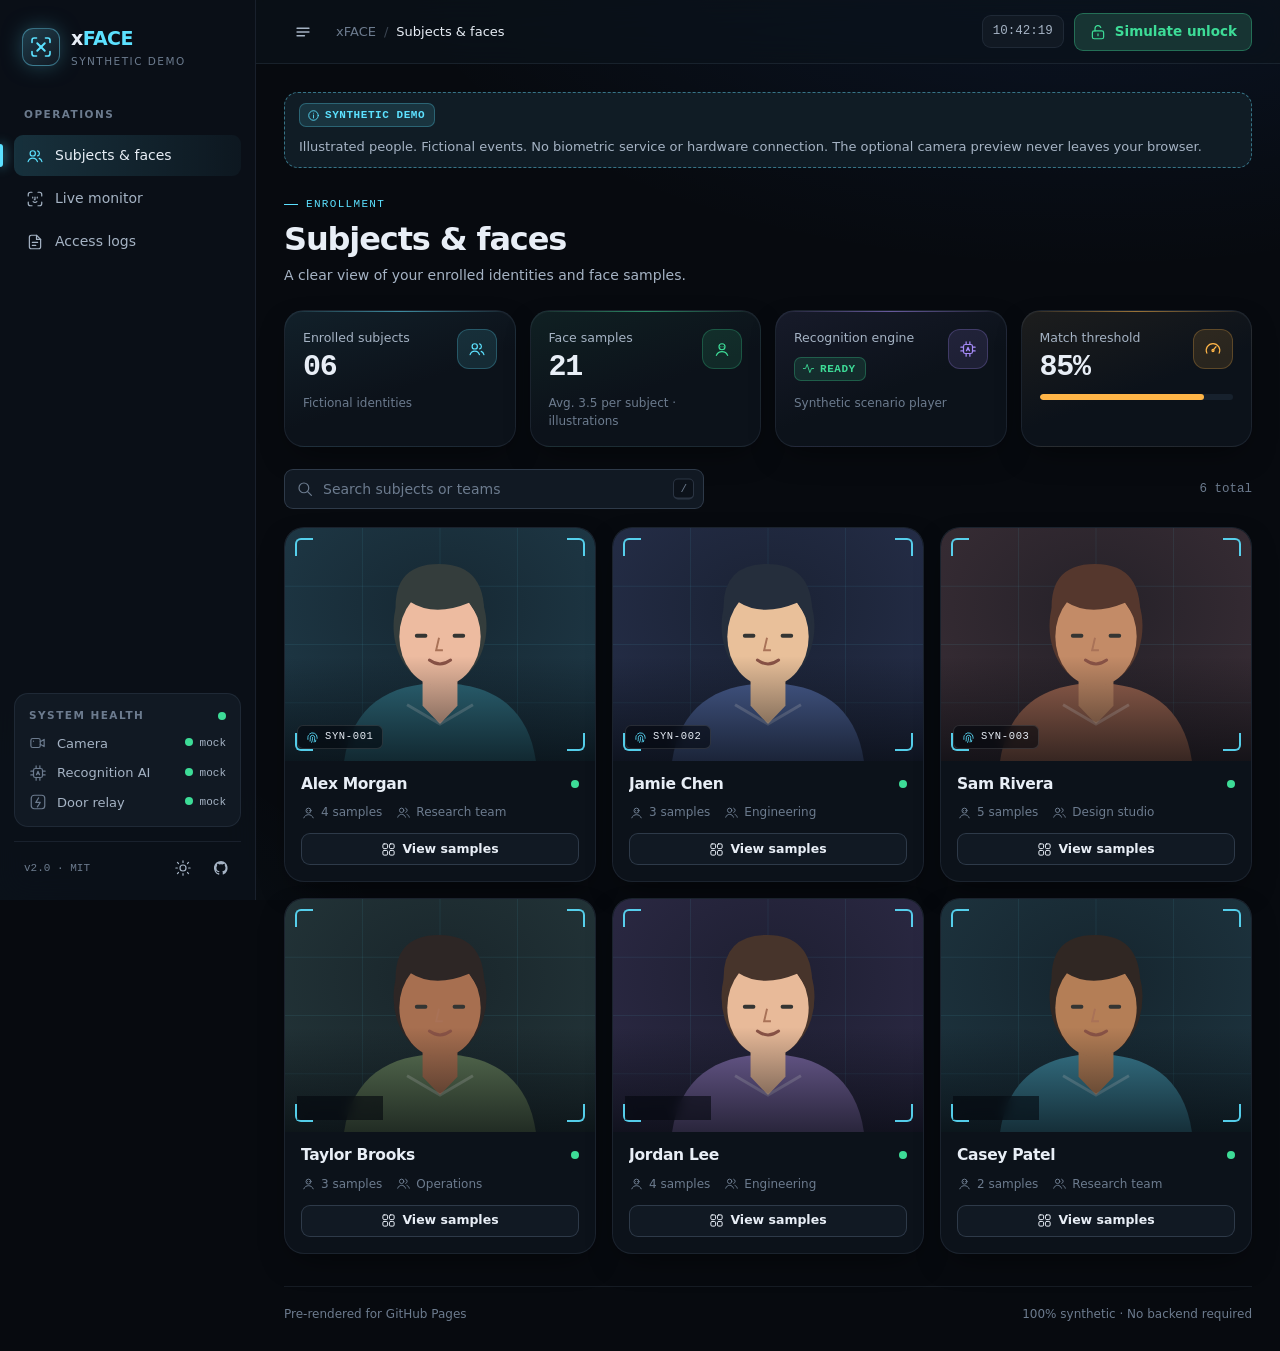
<file: site/index.html>
<!doctype html><html lang="en" data-theme="dark"><head><meta charset="utf-8"><meta name="viewport" content="width=device-width, initial-scale=1"><meta name="description" content="Explore xFACE access control with a pre-rendered, fully synthetic biometric dashboard."><meta name="theme-color" content="#070a0f"><meta http-equiv="Content-Security-Policy" content="default-src 'self'; script-src 'self'; style-src 'self' 'unsafe-inline'; img-src 'self'; connect-src 'none'; object-src 'none'; base-uri 'none'; form-action 'none'"><title>Subjects &amp; faces · xFACE demo</title><link rel="icon" href="assets/favicon.svg" type="image/svg+xml"><link rel="stylesheet" href="assets/xface.css"><script src="assets/theme.js"></script><script defer src="assets/demo.js"></script></head>
    <body data-page="subjects"><svg xmlns="http://www.w3.org/2000/svg" width="0" height="0" style="position:absolute" aria-hidden="true" focusable="false">
<defs>
<!-- xFACE icon set: 24px grid, 1.6 stroke, round caps. Use with <svg class="i"><use href="#i-name"/></svg> -->
<symbol id="i-logo" viewBox="0 0 32 32"><g fill="none" stroke="currentColor" stroke-width="2.2" stroke-linecap="round" stroke-linejoin="round"><path d="M4 10V7a3 3 0 0 1 3-3h3M22 4h3a3 3 0 0 1 3 3v3M28 22v3a3 3 0 0 1-3 3h-3M10 28H7a3 3 0 0 1-3-3v-3"/><path d="M11 11l10 10M21 11L11 21" stroke-width="2.6"/></g><circle cx="16" cy="16" r="2.1" fill="currentColor"/></symbol>
<symbol id="i-scan-face" viewBox="0 0 24 24"><g fill="none" stroke="currentColor" stroke-width="1.6" stroke-linecap="round" stroke-linejoin="round"><path d="M3 8V6a3 3 0 0 1 3-3h2M16 3h2a3 3 0 0 1 3 3v2M21 16v2a3 3 0 0 1-3 3h-2M8 21H6a3 3 0 0 1-3-3v-2"/><path d="M9 9.5v1M15 9.5v1M12 9.5V13h-1M9.5 15.5a3.5 3.5 0 0 0 5 0"/></g></symbol>
<symbol id="i-face-id" viewBox="0 0 24 24"><g fill="none" stroke="currentColor" stroke-width="1.6" stroke-linecap="round" stroke-linejoin="round"><circle cx="12" cy="9" r="4"/><path d="M4.5 20.5c1.4-3.4 4.2-5 7.5-5s6.1 1.6 7.5 5"/><path d="M10.5 9h.01M13.5 9h.01"/></g></symbol>
<symbol id="i-subjects" viewBox="0 0 24 24"><g fill="none" stroke="currentColor" stroke-width="1.6" stroke-linecap="round" stroke-linejoin="round"><circle cx="9" cy="8.5" r="3.5"/><path d="M2.8 19.5c1-3 3.4-4.6 6.2-4.6s5.2 1.6 6.2 4.6"/><path d="M15.5 5.2a3.5 3.5 0 0 1 0 6.6M17.6 15.2c1.7.6 3 1.9 3.6 4.3"/></g></symbol>
<symbol id="i-user-plus" viewBox="0 0 24 24"><g fill="none" stroke="currentColor" stroke-width="1.6" stroke-linecap="round" stroke-linejoin="round"><circle cx="10" cy="8" r="3.8"/><path d="M3 20c1.1-3.4 3.8-5.2 7-5.2 1.4 0 2.7.3 3.8 1"/><path d="M18.5 14v6M15.5 17h6"/></g></symbol>
<symbol id="i-user-x" viewBox="0 0 24 24"><g fill="none" stroke="currentColor" stroke-width="1.6" stroke-linecap="round" stroke-linejoin="round"><circle cx="10" cy="8" r="3.8"/><path d="M3 20c1.1-3.4 3.8-5.2 7-5.2 1.4 0 2.7.3 3.8 1"/><path d="M16 15l5 5M21 15l-5 5"/></g></symbol>
<symbol id="i-user-unknown" viewBox="0 0 24 24"><g fill="none" stroke="currentColor" stroke-width="1.6" stroke-linecap="round" stroke-linejoin="round"><path d="M9.2 7.4a2.9 2.9 0 1 1 3.8 2.8c-.6.2-1 .8-1 1.4v.9"/><path d="M12 15.6h.01"/><path d="M4.5 21c.9-1.6 2-2.6 3.4-3.2M19.5 21c-.9-1.6-2-2.6-3.4-3.2"/></g></symbol>
<symbol id="i-monitor" viewBox="0 0 24 24"><g fill="none" stroke="currentColor" stroke-width="1.6" stroke-linecap="round" stroke-linejoin="round"><rect x="2.5" y="4" width="19" height="13" rx="2.5"/><path d="M8 21h8M12 17v4"/><circle cx="12" cy="10.5" r="2.6"/><path d="M5.5 7h.01"/></g></symbol>
<symbol id="i-camera" viewBox="0 0 24 24"><g fill="none" stroke="currentColor" stroke-width="1.6" stroke-linecap="round" stroke-linejoin="round"><path d="M15 10.2l5.2-3v9.6L15 13.8"/><rect x="2.5" y="6" width="12.5" height="12" rx="2.5"/><path d="M6 9.5h.01"/></g></symbol>
<symbol id="i-camera-off" viewBox="0 0 24 24"><g fill="none" stroke="currentColor" stroke-width="1.6" stroke-linecap="round" stroke-linejoin="round"><path d="M15 10.2l5.2-3v9.6L15 13.8"/><path d="M10.5 6H12.5A2.5 2.5 0 0 1 15 8.5V12M15 16v-.5A2.5 2.5 0 0 1 12.5 18h-7.5A2.5 2.5 0 0 1 2.5 15.5v-7A2.5 2.5 0 0 1 4 6.2"/><path d="M3 3l18 18"/></g></symbol>
<symbol id="i-aperture" viewBox="0 0 24 24"><g fill="none" stroke="currentColor" stroke-width="1.6" stroke-linecap="round" stroke-linejoin="round"><circle cx="12" cy="12" r="9"/><path d="M14.3 3.3L9.7 11.3M20.8 10.3h-9.2M18.6 18.3l-4.6-8M9.7 20.7l4.6-8M3.2 13.7h9.2M5.4 5.7l4.6 8"/></g></symbol>
<symbol id="i-neural" viewBox="0 0 24 24"><g fill="none" stroke="currentColor" stroke-width="1.6" stroke-linecap="round" stroke-linejoin="round"><rect x="6" y="6" width="12" height="12" rx="2.5"/><path d="M9.5 2.5V6M14.5 2.5V6M9.5 18v3.5M14.5 18v3.5M2.5 9.5H6M2.5 14.5H6M18 9.5h3.5M18 14.5h3.5"/><path d="M10 14.2l2-4.4 2 4.4M10.7 12.8h2.6"/></g></symbol>
<symbol id="i-relay" viewBox="0 0 24 24"><g fill="none" stroke="currentColor" stroke-width="1.6" stroke-linecap="round" stroke-linejoin="round"><rect x="3" y="3" width="18" height="18" rx="4"/><path d="M12.8 6.5L9 12.6h6l-3.8 5.9"/></g></symbol>
<symbol id="i-door-closed" viewBox="0 0 24 24"><g fill="none" stroke="currentColor" stroke-width="1.6" stroke-linecap="round" stroke-linejoin="round"><path d="M5.5 21V4.5A1.5 1.5 0 0 1 7 3h10a1.5 1.5 0 0 1 1.5 1.5V21M3 21h18"/><path d="M14.8 12.2v.01"/></g></symbol>
<symbol id="i-door-open" viewBox="0 0 24 24"><g fill="none" stroke="currentColor" stroke-width="1.6" stroke-linecap="round" stroke-linejoin="round"><path d="M5.5 21V4.5A1.5 1.5 0 0 1 7 3h10a1.5 1.5 0 0 1 1.5 1.5V21M3 21h18"/><path d="M5.5 3.4l7.3 2.1a1.2 1.2 0 0 1 .9 1.2v13.9l-8.2-1.1"/><path d="M11 12.3v.01"/></g></symbol>
<symbol id="i-lock" viewBox="0 0 24 24"><g fill="none" stroke="currentColor" stroke-width="1.6" stroke-linecap="round" stroke-linejoin="round"><rect x="4.5" y="10.5" width="15" height="10.5" rx="2.5"/><path d="M8 10.5V7.5a4 4 0 0 1 8 0v3M12 14.5v2.5"/></g></symbol>
<symbol id="i-unlock" viewBox="0 0 24 24"><g fill="none" stroke="currentColor" stroke-width="1.6" stroke-linecap="round" stroke-linejoin="round"><rect x="4.5" y="10.5" width="15" height="10.5" rx="2.5"/><path d="M8 10.5V7.5a4 4 0 0 1 7.7-1.5M12 14.5v2.5"/></g></symbol>
<symbol id="i-key" viewBox="0 0 24 24"><g fill="none" stroke="currentColor" stroke-width="1.6" stroke-linecap="round" stroke-linejoin="round"><circle cx="8" cy="15" r="4.5"/><path d="M11.2 11.8L20 3M17 6l2.5 2.5M14.5 8.5l2 2"/></g></symbol>
<symbol id="i-shield" viewBox="0 0 24 24"><g fill="none" stroke="currentColor" stroke-width="1.6" stroke-linecap="round" stroke-linejoin="round"><path d="M12 21s-7.5-3-7.5-9.5V5.6L12 3l7.5 2.6v5.9C19.5 18 12 21 12 21z"/><path d="M9 12l2.1 2.1L15.2 10"/></g></symbol>
<symbol id="i-audit" viewBox="0 0 24 24"><g fill="none" stroke="currentColor" stroke-width="1.6" stroke-linecap="round" stroke-linejoin="round"><path d="M14 3H7a2.5 2.5 0 0 0-2.5 2.5v13A2.5 2.5 0 0 0 7 21h10a2.5 2.5 0 0 0 2.5-2.5V8.5L14 3z"/><path d="M14 3v5.5h5.5M8.5 12.5h7M8.5 16.5h4.5"/></g></symbol>
<symbol id="i-fingerprint" viewBox="0 0 24 24"><g fill="none" stroke="currentColor" stroke-width="1.6" stroke-linecap="round" stroke-linejoin="round"><path d="M6.3 5.6A8.5 8.5 0 0 1 20.5 12v1.5M3.5 15.5V12a8.4 8.4 0 0 1 .8-3.6"/><path d="M7.5 18.5c.4-1.5.5-3.2.5-6.5a4 4 0 0 1 8 0v1.5c0 2.6-.4 4.8-1.1 6.8"/><path d="M12 12v1.5c0 3-.6 5.6-1.6 7.5M17.3 19.8c.3-.9.6-1.9.8-3"/></g></symbol>
<symbol id="i-check" viewBox="0 0 24 24"><path d="M5 12.5l4.5 4.5L19 7.5" fill="none" stroke="currentColor" stroke-width="2" stroke-linecap="round" stroke-linejoin="round"/></symbol>
<symbol id="i-x" viewBox="0 0 24 24"><path d="M6.5 6.5l11 11M17.5 6.5l-11 11" fill="none" stroke="currentColor" stroke-width="2" stroke-linecap="round"/></symbol>
<symbol id="i-question" viewBox="0 0 24 24"><g fill="none" stroke="currentColor" stroke-width="2" stroke-linecap="round" stroke-linejoin="round"><path d="M8.8 8.6a3.3 3.3 0 1 1 4.4 3.1c-.7.3-1.2.9-1.2 1.7v.8"/><path d="M12 18h.01"/></g></symbol>
<symbol id="i-hand" viewBox="0 0 24 24"><g fill="none" stroke="currentColor" stroke-width="1.6" stroke-linecap="round" stroke-linejoin="round"><path d="M9 11.5V5a1.5 1.5 0 0 1 3 0v5.5M12 10V3.8a1.5 1.5 0 0 1 3 0V10.5M15 10.5V5.3a1.5 1.5 0 0 1 3 0V14a7 7 0 0 1-7 7h-.6a6 6 0 0 1-4.6-2.2l-3-3.7a1.5 1.5 0 0 1 2.2-2l2 1.9V8a1.5 1.5 0 0 1 3 0"/></g></symbol>
<symbol id="i-search" viewBox="0 0 24 24"><g fill="none" stroke="currentColor" stroke-width="1.6" stroke-linecap="round"><circle cx="10.5" cy="10.5" r="6.5"/><path d="M15.5 15.5L20.5 20.5"/></g></symbol>
<symbol id="i-plus" viewBox="0 0 24 24"><path d="M12 5v14M5 12h14" fill="none" stroke="currentColor" stroke-width="1.8" stroke-linecap="round"/></symbol>
<symbol id="i-gallery" viewBox="0 0 24 24"><g fill="none" stroke="currentColor" stroke-width="1.6" stroke-linecap="round" stroke-linejoin="round"><rect x="3" y="3" width="7.5" height="7.5" rx="2"/><rect x="13.5" y="3" width="7.5" height="7.5" rx="2"/><rect x="3" y="13.5" width="7.5" height="7.5" rx="2"/><rect x="13.5" y="13.5" width="7.5" height="7.5" rx="2"/></g></symbol>
<symbol id="i-pen" viewBox="0 0 24 24"><g fill="none" stroke="currentColor" stroke-width="1.6" stroke-linecap="round" stroke-linejoin="round"><path d="M15.5 4.5l4 4L8.5 19.5 3.5 20.5l1-5z"/><path d="M13 7l4 4"/></g></symbol>
<symbol id="i-trash" viewBox="0 0 24 24"><g fill="none" stroke="currentColor" stroke-width="1.6" stroke-linecap="round" stroke-linejoin="round"><path d="M4 6.5h16M9.5 6.5V4.5A1.5 1.5 0 0 1 11 3h2a1.5 1.5 0 0 1 1.5 1.5v2M6 6.5l.9 12.6A2 2 0 0 0 8.9 21h6.2a2 2 0 0 0 2-1.9L18 6.5M10 11v5.5M14 11v5.5"/></g></symbol>
<symbol id="i-refresh" viewBox="0 0 24 24"><g fill="none" stroke="currentColor" stroke-width="1.6" stroke-linecap="round" stroke-linejoin="round"><path d="M20 11.5A8 8 0 0 0 5.6 7M4 12.5A8 8 0 0 0 18.4 17"/><path d="M5 3v4.5h4.5M19 21v-4.5h-4.5"/></g></symbol>
<symbol id="i-power" viewBox="0 0 24 24"><g fill="none" stroke="currentColor" stroke-width="1.6" stroke-linecap="round"><path d="M12 3v8.5"/><path d="M7 6.2a8 8 0 1 0 10 0"/></g></symbol>
<symbol id="i-download" viewBox="0 0 24 24"><g fill="none" stroke="currentColor" stroke-width="1.6" stroke-linecap="round" stroke-linejoin="round"><path d="M12 3.5v12M7 11l5 5 5-5M4 20.5h16"/></g></symbol>
<symbol id="i-upload" viewBox="0 0 24 24"><g fill="none" stroke="currentColor" stroke-width="1.6" stroke-linecap="round" stroke-linejoin="round"><path d="M12 16V4M7 8.5l5-5 5 5M4 15v3.5A2.5 2.5 0 0 0 6.5 21h11a2.5 2.5 0 0 0 2.5-2.5V15"/></g></symbol>
<symbol id="i-filter" viewBox="0 0 24 24"><path d="M3.5 5h17l-6.5 8v6l-4 1.5V13z" fill="none" stroke="currentColor" stroke-width="1.6" stroke-linejoin="round"/></symbol>
<symbol id="i-calendar" viewBox="0 0 24 24"><g fill="none" stroke="currentColor" stroke-width="1.6" stroke-linecap="round" stroke-linejoin="round"><rect x="3.5" y="5" width="17" height="15.5" rx="2.5"/><path d="M3.5 10h17M8 3v4M16 3v4"/></g></symbol>
<symbol id="i-clock" viewBox="0 0 24 24"><g fill="none" stroke="currentColor" stroke-width="1.6" stroke-linecap="round" stroke-linejoin="round"><circle cx="12" cy="12" r="8.8"/><path d="M12 7.5V12l3 2"/></g></symbol>
<symbol id="i-history" viewBox="0 0 24 24"><g fill="none" stroke="currentColor" stroke-width="1.6" stroke-linecap="round" stroke-linejoin="round"><path d="M3.5 12a8.5 8.5 0 1 0 2.5-6"/><path d="M3.5 3.5V8H8M12 7.5V12l3 2"/></g></symbol>
<symbol id="i-expand" viewBox="0 0 24 24"><path d="M4 9V4h5M15 4h5v5M20 15v5h-5M9 20H4v-5" fill="none" stroke="currentColor" stroke-width="1.6" stroke-linecap="round" stroke-linejoin="round"/></symbol>
<symbol id="i-compress" viewBox="0 0 24 24"><path d="M9 4v5H4M20 9h-5V4M15 20v-5h5M4 15h5v5" fill="none" stroke="currentColor" stroke-width="1.6" stroke-linecap="round" stroke-linejoin="round"/></symbol>
<symbol id="i-logout" viewBox="0 0 24 24"><g fill="none" stroke="currentColor" stroke-width="1.6" stroke-linecap="round" stroke-linejoin="round"><path d="M14 4.5H7A2.5 2.5 0 0 0 4.5 7v10A2.5 2.5 0 0 0 7 19.5h7M10 12h10.5M17 8.5l3.5 3.5-3.5 3.5"/></g></symbol>
<symbol id="i-login" viewBox="0 0 24 24"><g fill="none" stroke="currentColor" stroke-width="1.6" stroke-linecap="round" stroke-linejoin="round"><path d="M10 4.5h7A2.5 2.5 0 0 1 19.5 7v10a2.5 2.5 0 0 1-2.5 2.5h-7M3.5 12H14M10.5 8.5L14 12l-3.5 3.5"/></g></symbol>
<symbol id="i-sun" viewBox="0 0 24 24"><g fill="none" stroke="currentColor" stroke-width="1.6" stroke-linecap="round"><circle cx="12" cy="12" r="4"/><path d="M12 2.5v2M12 19.5v2M4.6 4.6L6 6M18 18l1.4 1.4M2.5 12h2M19.5 12h2M4.6 19.4L6 18M18 6l1.4-1.4"/></g></symbol>
<symbol id="i-moon" viewBox="0 0 24 24"><path d="M20 14.5A8.5 8.5 0 0 1 9.5 4a8.5 8.5 0 1 0 10.5 10.5z" fill="none" stroke="currentColor" stroke-width="1.6" stroke-linejoin="round"/></symbol>
<symbol id="i-menu" viewBox="0 0 24 24"><path d="M4 7h16M4 12h16M4 17h10" fill="none" stroke="currentColor" stroke-width="1.7" stroke-linecap="round"/></symbol>
<symbol id="i-chevron-left" viewBox="0 0 24 24"><path d="M14.5 6l-6 6 6 6" fill="none" stroke="currentColor" stroke-width="1.8" stroke-linecap="round" stroke-linejoin="round"/></symbol>
<symbol id="i-chevron-right" viewBox="0 0 24 24"><path d="M9.5 6l6 6-6 6" fill="none" stroke="currentColor" stroke-width="1.8" stroke-linecap="round" stroke-linejoin="round"/></symbol>
<symbol id="i-arrow-up-right" viewBox="0 0 24 24"><path d="M7 17L17 7M8.5 7H17v8.5" fill="none" stroke="currentColor" stroke-width="1.7" stroke-linecap="round" stroke-linejoin="round"/></symbol>
<symbol id="i-alert" viewBox="0 0 24 24"><g fill="none" stroke="currentColor" stroke-width="1.6" stroke-linecap="round" stroke-linejoin="round"><path d="M10.3 4.2L2.9 17.5A2 2 0 0 0 4.6 20.5h14.8a2 2 0 0 0 1.7-3L13.7 4.2a2 2 0 0 0-3.4 0z"/><path d="M12 9.5v4M12 17h.01"/></g></symbol>
<symbol id="i-info" viewBox="0 0 24 24"><g fill="none" stroke="currentColor" stroke-width="1.6" stroke-linecap="round"><circle cx="12" cy="12" r="8.8"/><path d="M12 11v5.5M12 7.8h.01"/></g></symbol>
<symbol id="i-pause" viewBox="0 0 24 24"><path d="M9 5.5v13M15 5.5v13" fill="none" stroke="currentColor" stroke-width="2" stroke-linecap="round"/></symbol>
<symbol id="i-play" viewBox="0 0 24 24"><path d="M7.5 5.2v13.6a.8.8 0 0 0 1.2.7l10.6-6.8a.8.8 0 0 0 0-1.4L8.7 4.5a.8.8 0 0 0-1.2.7z" fill="none" stroke="currentColor" stroke-width="1.6" stroke-linejoin="round"/></symbol>
<symbol id="i-gauge" viewBox="0 0 24 24"><g fill="none" stroke="currentColor" stroke-width="1.6" stroke-linecap="round" stroke-linejoin="round"><path d="M3.8 17.5a9 9 0 1 1 16.4 0"/><path d="M12 13.5l4-4.5"/><circle cx="12" cy="14" r="1.4"/></g></symbol>
<symbol id="i-activity" viewBox="0 0 24 24"><path d="M2.5 12h4l3-7.5 5 15 3-7.5h4" fill="none" stroke="currentColor" stroke-width="1.6" stroke-linecap="round" stroke-linejoin="round"/></symbol>
<symbol id="i-signal" viewBox="0 0 24 24"><g fill="none" stroke="currentColor" stroke-width="1.6" stroke-linecap="round"><path d="M5 19a10 10 0 0 1 0-14M19 5a10 10 0 0 1 0 14M8 16a5.5 5.5 0 0 1 0-8M16 8a5.5 5.5 0 0 1 0 8"/><circle cx="12" cy="12" r="1.5"/></g></symbol>
<symbol id="i-eye" viewBox="0 0 24 24"><g fill="none" stroke="currentColor" stroke-width="1.6" stroke-linecap="round" stroke-linejoin="round"><path d="M2.5 12S6 5.5 12 5.5 21.5 12 21.5 12 18 18.5 12 18.5 2.5 12 2.5 12z"/><circle cx="12" cy="12" r="3"/></g></symbol>
<symbol id="i-image" viewBox="0 0 24 24"><g fill="none" stroke="currentColor" stroke-width="1.6" stroke-linecap="round" stroke-linejoin="round"><rect x="3" y="4" width="18" height="16" rx="2.5"/><circle cx="9" cy="9.5" r="1.8"/><path d="M21 15.5l-5-5L5.5 20"/></g></symbol>
<symbol id="i-database" viewBox="0 0 24 24"><g fill="none" stroke="currentColor" stroke-width="1.6"><ellipse cx="12" cy="5.5" rx="7.5" ry="2.8"/><path d="M4.5 5.5v13c0 1.5 3.4 2.8 7.5 2.8s7.5-1.3 7.5-2.8v-13M4.5 12c0 1.5 3.4 2.8 7.5 2.8s7.5-1.3 7.5-2.8"/></g></symbol>
<symbol id="i-github" viewBox="0 0 24 24"><path d="M12 2.5a9.5 9.5 0 0 0-3 18.5c.5.1.6-.2.6-.5v-1.7c-2.6.6-3.2-1.2-3.2-1.2-.4-1.1-1-1.4-1-1.4-.9-.6.1-.6.1-.6.9.1 1.4 1 1.4 1 .8 1.4 2.2 1 2.7.8.1-.6.3-1 .6-1.2-2.1-.2-4.3-1-4.3-4.7 0-1 .4-1.9 1-2.6-.1-.2-.4-1.2.1-2.5 0 0 .8-.3 2.6 1a9 9 0 0 1 4.7 0c1.8-1.3 2.6-1 2.6-1 .5 1.3.2 2.3.1 2.5.6.7 1 1.6 1 2.6 0 3.7-2.2 4.5-4.3 4.7.3.3.6.8.6 1.6v2.4c0 .3.2.6.7.5A9.5 9.5 0 0 0 12 2.5z" fill="currentColor"/></symbol>
<symbol id="i-sliders" viewBox="0 0 24 24"><g fill="none" stroke="currentColor" stroke-width="1.6" stroke-linecap="round"><path d="M4 7h9M17 7h3M4 17h3M11 17h9"/><circle cx="15" cy="7" r="2"/><circle cx="9" cy="17" r="2"/></g></symbol>
</defs>
</svg>
<a class="skip-link" href="#main">Skip to content</a><div class="shell">
    <aside class="sidebar" id="sidebar" aria-label="Primary"><a class="brand" href="index.html"><span class="brand-mark"><svg class="i " aria-hidden="true" focusable="false"><use href="#i-logo"/></svg></span><span><span class="brand-name">x<b>FACE</b></span><span class="brand-sub">Synthetic demo</span></span></a>
    <div class="nav-label">Operations</div><nav class="nav" aria-label="Demo pages"><a href="index.html" aria-current="page"><svg class="i " aria-hidden="true" focusable="false"><use href="#i-subjects"/></svg> Subjects &amp; faces</a><a href="monitor.html" ><svg class="i " aria-hidden="true" focusable="false"><use href="#i-scan-face"/></svg> Live monitor</a><a href="logs.html" ><svg class="i " aria-hidden="true" focusable="false"><use href="#i-audit"/></svg> Access logs</a></nav>
    <section class="health" aria-label="System health"><div class="health-title"><span>System health</span><span class="dot live"></span></div><div class="health-row"><svg class="i " aria-hidden="true" focusable="false"><use href="#i-camera"/></svg> Camera <span class="state"><span class="dot live"></span> mock</span></div><div class="health-row"><svg class="i " aria-hidden="true" focusable="false"><use href="#i-neural"/></svg> Recognition AI <span class="state"><span class="dot live"></span> mock</span></div><div class="health-row"><svg class="i " aria-hidden="true" focusable="false"><use href="#i-relay"/></svg> Door relay <span class="state"><span class="dot live"></span> mock</span></div></section>
    <div class="sidebar-foot"><span class="version">v2.0 · MIT</span><button class="btn btn-ghost btn-icon btn-sm" type="button" data-theme-toggle aria-label="Toggle color theme"><svg class="i" aria-hidden="true"><use href="#i-sun"/></svg></button><a class="btn btn-ghost btn-icon btn-sm" href="https://github.com/KOKUTBON/xFACE" title="Source on GitHub" aria-label="Source on GitHub"><svg class="i " aria-hidden="true" focusable="false"><use href="#i-github"/></svg></a></div></aside>
    <div class="scrim" data-nav-close></div>
    <div class="main"><header class="topbar"><button class="btn btn-ghost btn-icon menu-btn" type="button" data-nav-toggle aria-controls="sidebar" aria-expanded="false" aria-label="Open navigation"><svg class="i " aria-hidden="true" focusable="false"><use href="#i-menu"/></svg></button><div class="crumbs"><span>xFACE</span><span class="sep">/</span><strong>Subjects &amp; faces</strong></div>
    <div class="topbar-right"><span class="clock" data-clock>10:42:18</span><button id="open-door" class="btn btn-ok" type="button"><svg class="i " aria-hidden="true" focusable="false"><use href="#i-unlock"/></svg> <span>Simulate unlock</span></button></div></header>
    <main class="content" id="main"><div class="demo-banner"><span class="tag demo"><svg class="i " aria-hidden="true" focusable="false"><use href="#i-info"/></svg> Synthetic demo</span><span>Illustrated people. Fictional events. No biometric service or hardware connection. The optional camera preview never leaves your browser.</span></div>
    <div class="page-head"><div><span class="eyebrow">Enrollment</span><h1>Subjects &amp; faces</h1><p>A clear view of your enrolled identities and face samples.</p></div></div><div class="stats"><article class="stat "><span class="stat-label">Enrolled subjects</span><span class="stat-icon"><svg class="i " aria-hidden="true" focusable="false"><use href="#i-subjects"/></svg></span><span class="stat-value">06</span><span class="stat-note">Fictional identities</span></article><article class="stat ok"><span class="stat-label">Face samples</span><span class="stat-icon"><svg class="i " aria-hidden="true" focusable="false"><use href="#i-face-id"/></svg></span><span class="stat-value">21</span><span class="stat-note">Avg. 3.5 per subject · illustrations</span></article><article class="stat manual"><span class="stat-label">Recognition engine</span><span class="stat-icon"><svg class="i " aria-hidden="true" focusable="false"><use href="#i-neural"/></svg></span><span class="stat-value"><span class="tag ok"><svg class="i " aria-hidden="true" focusable="false"><use href="#i-activity"/></svg> Ready</span></span><span class="stat-note">Synthetic scenario player</span></article><article class="stat warn"><span class="stat-label">Match threshold</span><span class="stat-icon"><svg class="i " aria-hidden="true" focusable="false"><use href="#i-gauge"/></svg></span><span class="stat-value">85%</span><span class="stat-note"><span class="meter" style="width:100%"><span style="width:85%;background:var(--warn)"></span></span></span></article></div>
    <div class="toolbar"><div class="input-icon"><svg class="i " aria-hidden="true" focusable="false"><use href="#i-search"/></svg><input id="subject-search" class="input" type="search" data-search placeholder="Search subjects or teams" aria-label="Search subjects or teams"><span class="kbd" aria-hidden="true">/</span></div><span class="count" id="subject-count">6 total</span></div>
    <div class="subject-grid"><article class="subject-card" data-name="alex morgan research team">
    <div class="portrait reticle"><span class="r-t"></span><span class="r-b"></span><img src="assets/avatar-0.svg" alt="Illustrated avatar for fictional subject Alex Morgan"><span class="scanline"></span><span class="portrait-badge"><svg class="i " aria-hidden="true" focusable="false"><use href="#i-fingerprint"/></svg> SYN-001</span></div>
    <div class="subject-body"><div class="subject-title"><h3>Alex Morgan</h3><span class="dot live" title="Demo enrolled"></span></div>
    <div class="subject-meta"><span><svg class="i i-sm" aria-hidden="true" focusable="false"><use href="#i-face-id"/></svg> 4 samples</span><span><svg class="i i-sm" aria-hidden="true" focusable="false"><use href="#i-subjects"/></svg> Research team</span></div>
    <div class="subject-actions"><button class="btn btn-sm" type="button" data-samples="0" aria-label="View synthetic samples for Alex Morgan"><svg class="i i-sm" aria-hidden="true" focusable="false"><use href="#i-gallery"/></svg> View samples</button></div></div></article><article class="subject-card" data-name="jamie chen engineering">
    <div class="portrait reticle"><span class="r-t"></span><span class="r-b"></span><img src="assets/avatar-1.svg" alt="Illustrated avatar for fictional subject Jamie Chen"><span class="scanline"></span><span class="portrait-badge"><svg class="i " aria-hidden="true" focusable="false"><use href="#i-fingerprint"/></svg> SYN-002</span></div>
    <div class="subject-body"><div class="subject-title"><h3>Jamie Chen</h3><span class="dot live" title="Demo enrolled"></span></div>
    <div class="subject-meta"><span><svg class="i i-sm" aria-hidden="true" focusable="false"><use href="#i-face-id"/></svg> 3 samples</span><span><svg class="i i-sm" aria-hidden="true" focusable="false"><use href="#i-subjects"/></svg> Engineering</span></div>
    <div class="subject-actions"><button class="btn btn-sm" type="button" data-samples="1" aria-label="View synthetic samples for Jamie Chen"><svg class="i i-sm" aria-hidden="true" focusable="false"><use href="#i-gallery"/></svg> View samples</button></div></div></article><article class="subject-card" data-name="sam rivera design studio">
    <div class="portrait reticle"><span class="r-t"></span><span class="r-b"></span><img src="assets/avatar-2.svg" alt="Illustrated avatar for fictional subject Sam Rivera"><span class="scanline"></span><span class="portrait-badge"><svg class="i " aria-hidden="true" focusable="false"><use href="#i-fingerprint"/></svg> SYN-003</span></div>
    <div class="subject-body"><div class="subject-title"><h3>Sam Rivera</h3><span class="dot live" title="Demo enrolled"></span></div>
    <div class="subject-meta"><span><svg class="i i-sm" aria-hidden="true" focusable="false"><use href="#i-face-id"/></svg> 5 samples</span><span><svg class="i i-sm" aria-hidden="true" focusable="false"><use href="#i-subjects"/></svg> Design studio</span></div>
    <div class="subject-actions"><button class="btn btn-sm" type="button" data-samples="2" aria-label="View synthetic samples for Sam Rivera"><svg class="i i-sm" aria-hidden="true" focusable="false"><use href="#i-gallery"/></svg> View samples</button></div></div></article><article class="subject-card" data-name="taylor brooks operations">
    <div class="portrait reticle"><span class="r-t"></span><span class="r-b"></span><img src="assets/avatar-3.svg" alt="Illustrated avatar for fictional subject Taylor Brooks"><span class="scanline"></span><span class="portrait-badge"><svg class="i " aria-hidden="true" focusable="false"><use href="#i-fingerprint"/></svg> SYN-004</span></div>
    <div class="subject-body"><div class="subject-title"><h3>Taylor Brooks</h3><span class="dot live" title="Demo enrolled"></span></div>
    <div class="subject-meta"><span><svg class="i i-sm" aria-hidden="true" focusable="false"><use href="#i-face-id"/></svg> 3 samples</span><span><svg class="i i-sm" aria-hidden="true" focusable="false"><use href="#i-subjects"/></svg> Operations</span></div>
    <div class="subject-actions"><button class="btn btn-sm" type="button" data-samples="3" aria-label="View synthetic samples for Taylor Brooks"><svg class="i i-sm" aria-hidden="true" focusable="false"><use href="#i-gallery"/></svg> View samples</button></div></div></article><article class="subject-card" data-name="jordan lee engineering">
    <div class="portrait reticle"><span class="r-t"></span><span class="r-b"></span><img src="assets/avatar-4.svg" alt="Illustrated avatar for fictional subject Jordan Lee"><span class="scanline"></span><span class="portrait-badge"><svg class="i " aria-hidden="true" focusable="false"><use href="#i-fingerprint"/></svg> SYN-005</span></div>
    <div class="subject-body"><div class="subject-title"><h3>Jordan Lee</h3><span class="dot live" title="Demo enrolled"></span></div>
    <div class="subject-meta"><span><svg class="i i-sm" aria-hidden="true" focusable="false"><use href="#i-face-id"/></svg> 4 samples</span><span><svg class="i i-sm" aria-hidden="true" focusable="false"><use href="#i-subjects"/></svg> Engineering</span></div>
    <div class="subject-actions"><button class="btn btn-sm" type="button" data-samples="4" aria-label="View synthetic samples for Jordan Lee"><svg class="i i-sm" aria-hidden="true" focusable="false"><use href="#i-gallery"/></svg> View samples</button></div></div></article><article class="subject-card" data-name="casey patel research team">
    <div class="portrait reticle"><span class="r-t"></span><span class="r-b"></span><img src="assets/avatar-5.svg" alt="Illustrated avatar for fictional subject Casey Patel"><span class="scanline"></span><span class="portrait-badge"><svg class="i " aria-hidden="true" focusable="false"><use href="#i-fingerprint"/></svg> SYN-006</span></div>
    <div class="subject-body"><div class="subject-title"><h3>Casey Patel</h3><span class="dot live" title="Demo enrolled"></span></div>
    <div class="subject-meta"><span><svg class="i i-sm" aria-hidden="true" focusable="false"><use href="#i-face-id"/></svg> 2 samples</span><span><svg class="i i-sm" aria-hidden="true" focusable="false"><use href="#i-subjects"/></svg> Research team</span></div>
    <div class="subject-actions"><button class="btn btn-sm" type="button" data-samples="5" aria-label="View synthetic samples for Casey Patel"><svg class="i i-sm" aria-hidden="true" focusable="false"><use href="#i-gallery"/></svg> View samples</button></div></div></article><div id="subject-empty" class="empty" hidden><div class="empty-icon"><svg class="i " aria-hidden="true" focusable="false"><use href="#i-search"/></svg></div><h3>No matching subjects</h3><p>No synthetic subjects match your search.</p></div></div>
    <dialog class="modal wide" id="sample-dialog" aria-labelledby="sample-title"><div class="modal-head"><span class="m-icon"><svg class="i " aria-hidden="true" focusable="false"><use href="#i-gallery"/></svg></span><div style="min-width:0"><h2 id="sample-title">Synthetic face samples</h2><p>Illustrated placeholders. No biometric templates are stored.</p></div><button class="btn btn-ghost btn-icon btn-sm" type="button" data-close aria-label="Close samples"><svg class="i " aria-hidden="true" focusable="false"><use href="#i-x"/></svg></button></div><div class="modal-body"><div class="gallery" id="sample-gallery"></div></div></dialog>
    <footer class="site-foot"><span>Pre-rendered for GitHub Pages</span><span>100% synthetic · No backend required</span></footer><noscript><p class="panel panel-body">The dashboard is pre-rendered. Enable JavaScript for filtering, sample previews, scenario playback and CSV export.</p></noscript></main></div></div>
    <div class="toasts" id="toasts" aria-live="polite"></div></body></html>
</file>
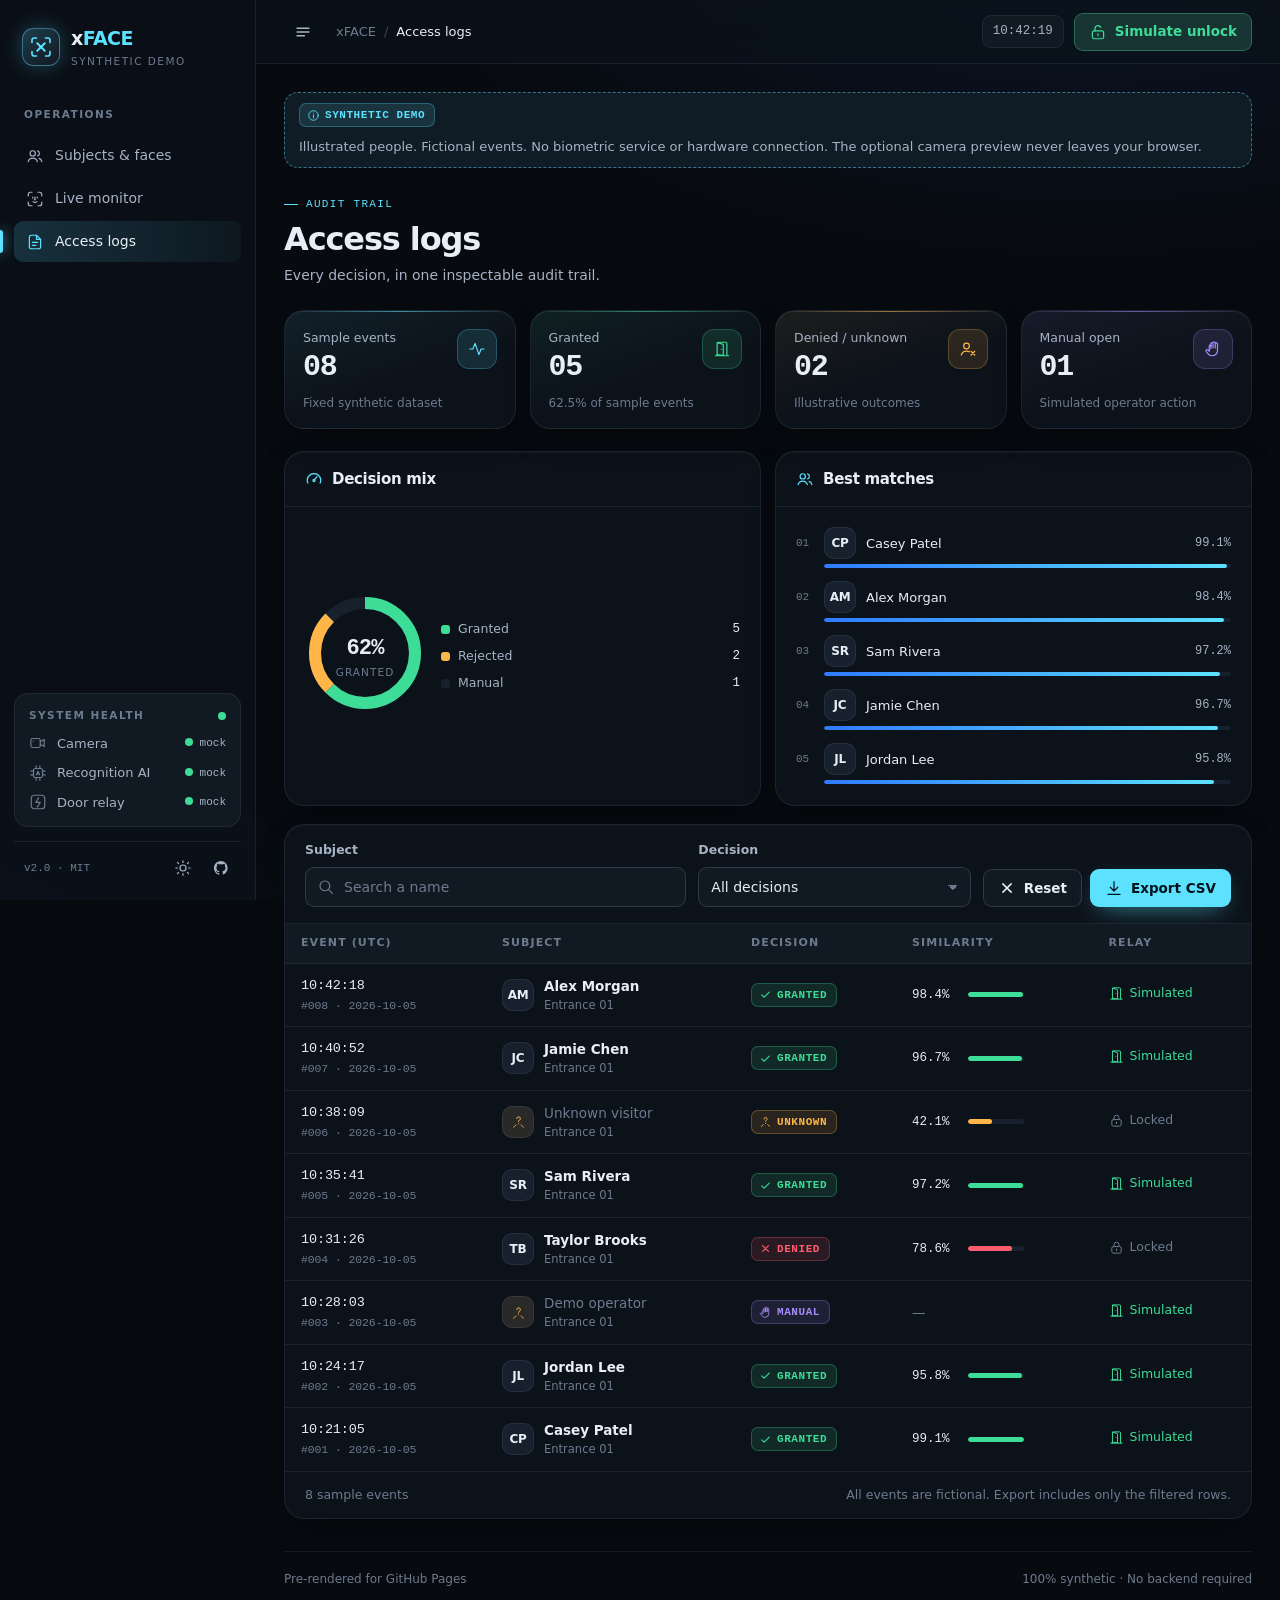
<file: site/logs.html>
<!doctype html><html lang="en" data-theme="dark"><head><meta charset="utf-8"><meta name="viewport" content="width=device-width, initial-scale=1"><meta name="description" content="Explore xFACE access control with a pre-rendered, fully synthetic biometric dashboard."><meta name="theme-color" content="#070a0f"><meta http-equiv="Content-Security-Policy" content="default-src 'self'; script-src 'self'; style-src 'self' 'unsafe-inline'; img-src 'self'; connect-src 'none'; object-src 'none'; base-uri 'none'; form-action 'none'"><title>Access logs · xFACE demo</title><link rel="icon" href="assets/favicon.svg" type="image/svg+xml"><link rel="stylesheet" href="assets/xface.css"><script src="assets/theme.js"></script><script defer src="assets/demo.js"></script></head>
    <body data-page="logs"><svg xmlns="http://www.w3.org/2000/svg" width="0" height="0" style="position:absolute" aria-hidden="true" focusable="false">
<defs>
<!-- xFACE icon set: 24px grid, 1.6 stroke, round caps. Use with <svg class="i"><use href="#i-name"/></svg> -->
<symbol id="i-logo" viewBox="0 0 32 32"><g fill="none" stroke="currentColor" stroke-width="2.2" stroke-linecap="round" stroke-linejoin="round"><path d="M4 10V7a3 3 0 0 1 3-3h3M22 4h3a3 3 0 0 1 3 3v3M28 22v3a3 3 0 0 1-3 3h-3M10 28H7a3 3 0 0 1-3-3v-3"/><path d="M11 11l10 10M21 11L11 21" stroke-width="2.6"/></g><circle cx="16" cy="16" r="2.1" fill="currentColor"/></symbol>
<symbol id="i-scan-face" viewBox="0 0 24 24"><g fill="none" stroke="currentColor" stroke-width="1.6" stroke-linecap="round" stroke-linejoin="round"><path d="M3 8V6a3 3 0 0 1 3-3h2M16 3h2a3 3 0 0 1 3 3v2M21 16v2a3 3 0 0 1-3 3h-2M8 21H6a3 3 0 0 1-3-3v-2"/><path d="M9 9.5v1M15 9.5v1M12 9.5V13h-1M9.5 15.5a3.5 3.5 0 0 0 5 0"/></g></symbol>
<symbol id="i-face-id" viewBox="0 0 24 24"><g fill="none" stroke="currentColor" stroke-width="1.6" stroke-linecap="round" stroke-linejoin="round"><circle cx="12" cy="9" r="4"/><path d="M4.5 20.5c1.4-3.4 4.2-5 7.5-5s6.1 1.6 7.5 5"/><path d="M10.5 9h.01M13.5 9h.01"/></g></symbol>
<symbol id="i-subjects" viewBox="0 0 24 24"><g fill="none" stroke="currentColor" stroke-width="1.6" stroke-linecap="round" stroke-linejoin="round"><circle cx="9" cy="8.5" r="3.5"/><path d="M2.8 19.5c1-3 3.4-4.6 6.2-4.6s5.2 1.6 6.2 4.6"/><path d="M15.5 5.2a3.5 3.5 0 0 1 0 6.6M17.6 15.2c1.7.6 3 1.9 3.6 4.3"/></g></symbol>
<symbol id="i-user-plus" viewBox="0 0 24 24"><g fill="none" stroke="currentColor" stroke-width="1.6" stroke-linecap="round" stroke-linejoin="round"><circle cx="10" cy="8" r="3.8"/><path d="M3 20c1.1-3.4 3.8-5.2 7-5.2 1.4 0 2.7.3 3.8 1"/><path d="M18.5 14v6M15.5 17h6"/></g></symbol>
<symbol id="i-user-x" viewBox="0 0 24 24"><g fill="none" stroke="currentColor" stroke-width="1.6" stroke-linecap="round" stroke-linejoin="round"><circle cx="10" cy="8" r="3.8"/><path d="M3 20c1.1-3.4 3.8-5.2 7-5.2 1.4 0 2.7.3 3.8 1"/><path d="M16 15l5 5M21 15l-5 5"/></g></symbol>
<symbol id="i-user-unknown" viewBox="0 0 24 24"><g fill="none" stroke="currentColor" stroke-width="1.6" stroke-linecap="round" stroke-linejoin="round"><path d="M9.2 7.4a2.9 2.9 0 1 1 3.8 2.8c-.6.2-1 .8-1 1.4v.9"/><path d="M12 15.6h.01"/><path d="M4.5 21c.9-1.6 2-2.6 3.4-3.2M19.5 21c-.9-1.6-2-2.6-3.4-3.2"/></g></symbol>
<symbol id="i-monitor" viewBox="0 0 24 24"><g fill="none" stroke="currentColor" stroke-width="1.6" stroke-linecap="round" stroke-linejoin="round"><rect x="2.5" y="4" width="19" height="13" rx="2.5"/><path d="M8 21h8M12 17v4"/><circle cx="12" cy="10.5" r="2.6"/><path d="M5.5 7h.01"/></g></symbol>
<symbol id="i-camera" viewBox="0 0 24 24"><g fill="none" stroke="currentColor" stroke-width="1.6" stroke-linecap="round" stroke-linejoin="round"><path d="M15 10.2l5.2-3v9.6L15 13.8"/><rect x="2.5" y="6" width="12.5" height="12" rx="2.5"/><path d="M6 9.5h.01"/></g></symbol>
<symbol id="i-camera-off" viewBox="0 0 24 24"><g fill="none" stroke="currentColor" stroke-width="1.6" stroke-linecap="round" stroke-linejoin="round"><path d="M15 10.2l5.2-3v9.6L15 13.8"/><path d="M10.5 6H12.5A2.5 2.5 0 0 1 15 8.5V12M15 16v-.5A2.5 2.5 0 0 1 12.5 18h-7.5A2.5 2.5 0 0 1 2.5 15.5v-7A2.5 2.5 0 0 1 4 6.2"/><path d="M3 3l18 18"/></g></symbol>
<symbol id="i-aperture" viewBox="0 0 24 24"><g fill="none" stroke="currentColor" stroke-width="1.6" stroke-linecap="round" stroke-linejoin="round"><circle cx="12" cy="12" r="9"/><path d="M14.3 3.3L9.7 11.3M20.8 10.3h-9.2M18.6 18.3l-4.6-8M9.7 20.7l4.6-8M3.2 13.7h9.2M5.4 5.7l4.6 8"/></g></symbol>
<symbol id="i-neural" viewBox="0 0 24 24"><g fill="none" stroke="currentColor" stroke-width="1.6" stroke-linecap="round" stroke-linejoin="round"><rect x="6" y="6" width="12" height="12" rx="2.5"/><path d="M9.5 2.5V6M14.5 2.5V6M9.5 18v3.5M14.5 18v3.5M2.5 9.5H6M2.5 14.5H6M18 9.5h3.5M18 14.5h3.5"/><path d="M10 14.2l2-4.4 2 4.4M10.7 12.8h2.6"/></g></symbol>
<symbol id="i-relay" viewBox="0 0 24 24"><g fill="none" stroke="currentColor" stroke-width="1.6" stroke-linecap="round" stroke-linejoin="round"><rect x="3" y="3" width="18" height="18" rx="4"/><path d="M12.8 6.5L9 12.6h6l-3.8 5.9"/></g></symbol>
<symbol id="i-door-closed" viewBox="0 0 24 24"><g fill="none" stroke="currentColor" stroke-width="1.6" stroke-linecap="round" stroke-linejoin="round"><path d="M5.5 21V4.5A1.5 1.5 0 0 1 7 3h10a1.5 1.5 0 0 1 1.5 1.5V21M3 21h18"/><path d="M14.8 12.2v.01"/></g></symbol>
<symbol id="i-door-open" viewBox="0 0 24 24"><g fill="none" stroke="currentColor" stroke-width="1.6" stroke-linecap="round" stroke-linejoin="round"><path d="M5.5 21V4.5A1.5 1.5 0 0 1 7 3h10a1.5 1.5 0 0 1 1.5 1.5V21M3 21h18"/><path d="M5.5 3.4l7.3 2.1a1.2 1.2 0 0 1 .9 1.2v13.9l-8.2-1.1"/><path d="M11 12.3v.01"/></g></symbol>
<symbol id="i-lock" viewBox="0 0 24 24"><g fill="none" stroke="currentColor" stroke-width="1.6" stroke-linecap="round" stroke-linejoin="round"><rect x="4.5" y="10.5" width="15" height="10.5" rx="2.5"/><path d="M8 10.5V7.5a4 4 0 0 1 8 0v3M12 14.5v2.5"/></g></symbol>
<symbol id="i-unlock" viewBox="0 0 24 24"><g fill="none" stroke="currentColor" stroke-width="1.6" stroke-linecap="round" stroke-linejoin="round"><rect x="4.5" y="10.5" width="15" height="10.5" rx="2.5"/><path d="M8 10.5V7.5a4 4 0 0 1 7.7-1.5M12 14.5v2.5"/></g></symbol>
<symbol id="i-key" viewBox="0 0 24 24"><g fill="none" stroke="currentColor" stroke-width="1.6" stroke-linecap="round" stroke-linejoin="round"><circle cx="8" cy="15" r="4.5"/><path d="M11.2 11.8L20 3M17 6l2.5 2.5M14.5 8.5l2 2"/></g></symbol>
<symbol id="i-shield" viewBox="0 0 24 24"><g fill="none" stroke="currentColor" stroke-width="1.6" stroke-linecap="round" stroke-linejoin="round"><path d="M12 21s-7.5-3-7.5-9.5V5.6L12 3l7.5 2.6v5.9C19.5 18 12 21 12 21z"/><path d="M9 12l2.1 2.1L15.2 10"/></g></symbol>
<symbol id="i-audit" viewBox="0 0 24 24"><g fill="none" stroke="currentColor" stroke-width="1.6" stroke-linecap="round" stroke-linejoin="round"><path d="M14 3H7a2.5 2.5 0 0 0-2.5 2.5v13A2.5 2.5 0 0 0 7 21h10a2.5 2.5 0 0 0 2.5-2.5V8.5L14 3z"/><path d="M14 3v5.5h5.5M8.5 12.5h7M8.5 16.5h4.5"/></g></symbol>
<symbol id="i-fingerprint" viewBox="0 0 24 24"><g fill="none" stroke="currentColor" stroke-width="1.6" stroke-linecap="round" stroke-linejoin="round"><path d="M6.3 5.6A8.5 8.5 0 0 1 20.5 12v1.5M3.5 15.5V12a8.4 8.4 0 0 1 .8-3.6"/><path d="M7.5 18.5c.4-1.5.5-3.2.5-6.5a4 4 0 0 1 8 0v1.5c0 2.6-.4 4.8-1.1 6.8"/><path d="M12 12v1.5c0 3-.6 5.6-1.6 7.5M17.3 19.8c.3-.9.6-1.9.8-3"/></g></symbol>
<symbol id="i-check" viewBox="0 0 24 24"><path d="M5 12.5l4.5 4.5L19 7.5" fill="none" stroke="currentColor" stroke-width="2" stroke-linecap="round" stroke-linejoin="round"/></symbol>
<symbol id="i-x" viewBox="0 0 24 24"><path d="M6.5 6.5l11 11M17.5 6.5l-11 11" fill="none" stroke="currentColor" stroke-width="2" stroke-linecap="round"/></symbol>
<symbol id="i-question" viewBox="0 0 24 24"><g fill="none" stroke="currentColor" stroke-width="2" stroke-linecap="round" stroke-linejoin="round"><path d="M8.8 8.6a3.3 3.3 0 1 1 4.4 3.1c-.7.3-1.2.9-1.2 1.7v.8"/><path d="M12 18h.01"/></g></symbol>
<symbol id="i-hand" viewBox="0 0 24 24"><g fill="none" stroke="currentColor" stroke-width="1.6" stroke-linecap="round" stroke-linejoin="round"><path d="M9 11.5V5a1.5 1.5 0 0 1 3 0v5.5M12 10V3.8a1.5 1.5 0 0 1 3 0V10.5M15 10.5V5.3a1.5 1.5 0 0 1 3 0V14a7 7 0 0 1-7 7h-.6a6 6 0 0 1-4.6-2.2l-3-3.7a1.5 1.5 0 0 1 2.2-2l2 1.9V8a1.5 1.5 0 0 1 3 0"/></g></symbol>
<symbol id="i-search" viewBox="0 0 24 24"><g fill="none" stroke="currentColor" stroke-width="1.6" stroke-linecap="round"><circle cx="10.5" cy="10.5" r="6.5"/><path d="M15.5 15.5L20.5 20.5"/></g></symbol>
<symbol id="i-plus" viewBox="0 0 24 24"><path d="M12 5v14M5 12h14" fill="none" stroke="currentColor" stroke-width="1.8" stroke-linecap="round"/></symbol>
<symbol id="i-gallery" viewBox="0 0 24 24"><g fill="none" stroke="currentColor" stroke-width="1.6" stroke-linecap="round" stroke-linejoin="round"><rect x="3" y="3" width="7.5" height="7.5" rx="2"/><rect x="13.5" y="3" width="7.5" height="7.5" rx="2"/><rect x="3" y="13.5" width="7.5" height="7.5" rx="2"/><rect x="13.5" y="13.5" width="7.5" height="7.5" rx="2"/></g></symbol>
<symbol id="i-pen" viewBox="0 0 24 24"><g fill="none" stroke="currentColor" stroke-width="1.6" stroke-linecap="round" stroke-linejoin="round"><path d="M15.5 4.5l4 4L8.5 19.5 3.5 20.5l1-5z"/><path d="M13 7l4 4"/></g></symbol>
<symbol id="i-trash" viewBox="0 0 24 24"><g fill="none" stroke="currentColor" stroke-width="1.6" stroke-linecap="round" stroke-linejoin="round"><path d="M4 6.5h16M9.5 6.5V4.5A1.5 1.5 0 0 1 11 3h2a1.5 1.5 0 0 1 1.5 1.5v2M6 6.5l.9 12.6A2 2 0 0 0 8.9 21h6.2a2 2 0 0 0 2-1.9L18 6.5M10 11v5.5M14 11v5.5"/></g></symbol>
<symbol id="i-refresh" viewBox="0 0 24 24"><g fill="none" stroke="currentColor" stroke-width="1.6" stroke-linecap="round" stroke-linejoin="round"><path d="M20 11.5A8 8 0 0 0 5.6 7M4 12.5A8 8 0 0 0 18.4 17"/><path d="M5 3v4.5h4.5M19 21v-4.5h-4.5"/></g></symbol>
<symbol id="i-power" viewBox="0 0 24 24"><g fill="none" stroke="currentColor" stroke-width="1.6" stroke-linecap="round"><path d="M12 3v8.5"/><path d="M7 6.2a8 8 0 1 0 10 0"/></g></symbol>
<symbol id="i-download" viewBox="0 0 24 24"><g fill="none" stroke="currentColor" stroke-width="1.6" stroke-linecap="round" stroke-linejoin="round"><path d="M12 3.5v12M7 11l5 5 5-5M4 20.5h16"/></g></symbol>
<symbol id="i-upload" viewBox="0 0 24 24"><g fill="none" stroke="currentColor" stroke-width="1.6" stroke-linecap="round" stroke-linejoin="round"><path d="M12 16V4M7 8.5l5-5 5 5M4 15v3.5A2.5 2.5 0 0 0 6.5 21h11a2.5 2.5 0 0 0 2.5-2.5V15"/></g></symbol>
<symbol id="i-filter" viewBox="0 0 24 24"><path d="M3.5 5h17l-6.5 8v6l-4 1.5V13z" fill="none" stroke="currentColor" stroke-width="1.6" stroke-linejoin="round"/></symbol>
<symbol id="i-calendar" viewBox="0 0 24 24"><g fill="none" stroke="currentColor" stroke-width="1.6" stroke-linecap="round" stroke-linejoin="round"><rect x="3.5" y="5" width="17" height="15.5" rx="2.5"/><path d="M3.5 10h17M8 3v4M16 3v4"/></g></symbol>
<symbol id="i-clock" viewBox="0 0 24 24"><g fill="none" stroke="currentColor" stroke-width="1.6" stroke-linecap="round" stroke-linejoin="round"><circle cx="12" cy="12" r="8.8"/><path d="M12 7.5V12l3 2"/></g></symbol>
<symbol id="i-history" viewBox="0 0 24 24"><g fill="none" stroke="currentColor" stroke-width="1.6" stroke-linecap="round" stroke-linejoin="round"><path d="M3.5 12a8.5 8.5 0 1 0 2.5-6"/><path d="M3.5 3.5V8H8M12 7.5V12l3 2"/></g></symbol>
<symbol id="i-expand" viewBox="0 0 24 24"><path d="M4 9V4h5M15 4h5v5M20 15v5h-5M9 20H4v-5" fill="none" stroke="currentColor" stroke-width="1.6" stroke-linecap="round" stroke-linejoin="round"/></symbol>
<symbol id="i-compress" viewBox="0 0 24 24"><path d="M9 4v5H4M20 9h-5V4M15 20v-5h5M4 15h5v5" fill="none" stroke="currentColor" stroke-width="1.6" stroke-linecap="round" stroke-linejoin="round"/></symbol>
<symbol id="i-logout" viewBox="0 0 24 24"><g fill="none" stroke="currentColor" stroke-width="1.6" stroke-linecap="round" stroke-linejoin="round"><path d="M14 4.5H7A2.5 2.5 0 0 0 4.5 7v10A2.5 2.5 0 0 0 7 19.5h7M10 12h10.5M17 8.5l3.5 3.5-3.5 3.5"/></g></symbol>
<symbol id="i-login" viewBox="0 0 24 24"><g fill="none" stroke="currentColor" stroke-width="1.6" stroke-linecap="round" stroke-linejoin="round"><path d="M10 4.5h7A2.5 2.5 0 0 1 19.5 7v10a2.5 2.5 0 0 1-2.5 2.5h-7M3.5 12H14M10.5 8.5L14 12l-3.5 3.5"/></g></symbol>
<symbol id="i-sun" viewBox="0 0 24 24"><g fill="none" stroke="currentColor" stroke-width="1.6" stroke-linecap="round"><circle cx="12" cy="12" r="4"/><path d="M12 2.5v2M12 19.5v2M4.6 4.6L6 6M18 18l1.4 1.4M2.5 12h2M19.5 12h2M4.6 19.4L6 18M18 6l1.4-1.4"/></g></symbol>
<symbol id="i-moon" viewBox="0 0 24 24"><path d="M20 14.5A8.5 8.5 0 0 1 9.5 4a8.5 8.5 0 1 0 10.5 10.5z" fill="none" stroke="currentColor" stroke-width="1.6" stroke-linejoin="round"/></symbol>
<symbol id="i-menu" viewBox="0 0 24 24"><path d="M4 7h16M4 12h16M4 17h10" fill="none" stroke="currentColor" stroke-width="1.7" stroke-linecap="round"/></symbol>
<symbol id="i-chevron-left" viewBox="0 0 24 24"><path d="M14.5 6l-6 6 6 6" fill="none" stroke="currentColor" stroke-width="1.8" stroke-linecap="round" stroke-linejoin="round"/></symbol>
<symbol id="i-chevron-right" viewBox="0 0 24 24"><path d="M9.5 6l6 6-6 6" fill="none" stroke="currentColor" stroke-width="1.8" stroke-linecap="round" stroke-linejoin="round"/></symbol>
<symbol id="i-arrow-up-right" viewBox="0 0 24 24"><path d="M7 17L17 7M8.5 7H17v8.5" fill="none" stroke="currentColor" stroke-width="1.7" stroke-linecap="round" stroke-linejoin="round"/></symbol>
<symbol id="i-alert" viewBox="0 0 24 24"><g fill="none" stroke="currentColor" stroke-width="1.6" stroke-linecap="round" stroke-linejoin="round"><path d="M10.3 4.2L2.9 17.5A2 2 0 0 0 4.6 20.5h14.8a2 2 0 0 0 1.7-3L13.7 4.2a2 2 0 0 0-3.4 0z"/><path d="M12 9.5v4M12 17h.01"/></g></symbol>
<symbol id="i-info" viewBox="0 0 24 24"><g fill="none" stroke="currentColor" stroke-width="1.6" stroke-linecap="round"><circle cx="12" cy="12" r="8.8"/><path d="M12 11v5.5M12 7.8h.01"/></g></symbol>
<symbol id="i-pause" viewBox="0 0 24 24"><path d="M9 5.5v13M15 5.5v13" fill="none" stroke="currentColor" stroke-width="2" stroke-linecap="round"/></symbol>
<symbol id="i-play" viewBox="0 0 24 24"><path d="M7.5 5.2v13.6a.8.8 0 0 0 1.2.7l10.6-6.8a.8.8 0 0 0 0-1.4L8.7 4.5a.8.8 0 0 0-1.2.7z" fill="none" stroke="currentColor" stroke-width="1.6" stroke-linejoin="round"/></symbol>
<symbol id="i-gauge" viewBox="0 0 24 24"><g fill="none" stroke="currentColor" stroke-width="1.6" stroke-linecap="round" stroke-linejoin="round"><path d="M3.8 17.5a9 9 0 1 1 16.4 0"/><path d="M12 13.5l4-4.5"/><circle cx="12" cy="14" r="1.4"/></g></symbol>
<symbol id="i-activity" viewBox="0 0 24 24"><path d="M2.5 12h4l3-7.5 5 15 3-7.5h4" fill="none" stroke="currentColor" stroke-width="1.6" stroke-linecap="round" stroke-linejoin="round"/></symbol>
<symbol id="i-signal" viewBox="0 0 24 24"><g fill="none" stroke="currentColor" stroke-width="1.6" stroke-linecap="round"><path d="M5 19a10 10 0 0 1 0-14M19 5a10 10 0 0 1 0 14M8 16a5.5 5.5 0 0 1 0-8M16 8a5.5 5.5 0 0 1 0 8"/><circle cx="12" cy="12" r="1.5"/></g></symbol>
<symbol id="i-eye" viewBox="0 0 24 24"><g fill="none" stroke="currentColor" stroke-width="1.6" stroke-linecap="round" stroke-linejoin="round"><path d="M2.5 12S6 5.5 12 5.5 21.5 12 21.5 12 18 18.5 12 18.5 2.5 12 2.5 12z"/><circle cx="12" cy="12" r="3"/></g></symbol>
<symbol id="i-image" viewBox="0 0 24 24"><g fill="none" stroke="currentColor" stroke-width="1.6" stroke-linecap="round" stroke-linejoin="round"><rect x="3" y="4" width="18" height="16" rx="2.5"/><circle cx="9" cy="9.5" r="1.8"/><path d="M21 15.5l-5-5L5.5 20"/></g></symbol>
<symbol id="i-database" viewBox="0 0 24 24"><g fill="none" stroke="currentColor" stroke-width="1.6"><ellipse cx="12" cy="5.5" rx="7.5" ry="2.8"/><path d="M4.5 5.5v13c0 1.5 3.4 2.8 7.5 2.8s7.5-1.3 7.5-2.8v-13M4.5 12c0 1.5 3.4 2.8 7.5 2.8s7.5-1.3 7.5-2.8"/></g></symbol>
<symbol id="i-github" viewBox="0 0 24 24"><path d="M12 2.5a9.5 9.5 0 0 0-3 18.5c.5.1.6-.2.6-.5v-1.7c-2.6.6-3.2-1.2-3.2-1.2-.4-1.1-1-1.4-1-1.4-.9-.6.1-.6.1-.6.9.1 1.4 1 1.4 1 .8 1.4 2.2 1 2.7.8.1-.6.3-1 .6-1.2-2.1-.2-4.3-1-4.3-4.7 0-1 .4-1.9 1-2.6-.1-.2-.4-1.2.1-2.5 0 0 .8-.3 2.6 1a9 9 0 0 1 4.7 0c1.8-1.3 2.6-1 2.6-1 .5 1.3.2 2.3.1 2.5.6.7 1 1.6 1 2.6 0 3.7-2.2 4.5-4.3 4.7.3.3.6.8.6 1.6v2.4c0 .3.2.6.7.5A9.5 9.5 0 0 0 12 2.5z" fill="currentColor"/></symbol>
<symbol id="i-sliders" viewBox="0 0 24 24"><g fill="none" stroke="currentColor" stroke-width="1.6" stroke-linecap="round"><path d="M4 7h9M17 7h3M4 17h3M11 17h9"/><circle cx="15" cy="7" r="2"/><circle cx="9" cy="17" r="2"/></g></symbol>
</defs>
</svg>
<a class="skip-link" href="#main">Skip to content</a><div class="shell">
    <aside class="sidebar" id="sidebar" aria-label="Primary"><a class="brand" href="index.html"><span class="brand-mark"><svg class="i " aria-hidden="true" focusable="false"><use href="#i-logo"/></svg></span><span><span class="brand-name">x<b>FACE</b></span><span class="brand-sub">Synthetic demo</span></span></a>
    <div class="nav-label">Operations</div><nav class="nav" aria-label="Demo pages"><a href="index.html" ><svg class="i " aria-hidden="true" focusable="false"><use href="#i-subjects"/></svg> Subjects &amp; faces</a><a href="monitor.html" ><svg class="i " aria-hidden="true" focusable="false"><use href="#i-scan-face"/></svg> Live monitor</a><a href="logs.html" aria-current="page"><svg class="i " aria-hidden="true" focusable="false"><use href="#i-audit"/></svg> Access logs</a></nav>
    <section class="health" aria-label="System health"><div class="health-title"><span>System health</span><span class="dot live"></span></div><div class="health-row"><svg class="i " aria-hidden="true" focusable="false"><use href="#i-camera"/></svg> Camera <span class="state"><span class="dot live"></span> mock</span></div><div class="health-row"><svg class="i " aria-hidden="true" focusable="false"><use href="#i-neural"/></svg> Recognition AI <span class="state"><span class="dot live"></span> mock</span></div><div class="health-row"><svg class="i " aria-hidden="true" focusable="false"><use href="#i-relay"/></svg> Door relay <span class="state"><span class="dot live"></span> mock</span></div></section>
    <div class="sidebar-foot"><span class="version">v2.0 · MIT</span><button class="btn btn-ghost btn-icon btn-sm" type="button" data-theme-toggle aria-label="Toggle color theme"><svg class="i" aria-hidden="true"><use href="#i-sun"/></svg></button><a class="btn btn-ghost btn-icon btn-sm" href="https://github.com/KOKUTBON/xFACE" title="Source on GitHub" aria-label="Source on GitHub"><svg class="i " aria-hidden="true" focusable="false"><use href="#i-github"/></svg></a></div></aside>
    <div class="scrim" data-nav-close></div>
    <div class="main"><header class="topbar"><button class="btn btn-ghost btn-icon menu-btn" type="button" data-nav-toggle aria-controls="sidebar" aria-expanded="false" aria-label="Open navigation"><svg class="i " aria-hidden="true" focusable="false"><use href="#i-menu"/></svg></button><div class="crumbs"><span>xFACE</span><span class="sep">/</span><strong>Access logs</strong></div>
    <div class="topbar-right"><span class="clock" data-clock>10:42:18</span><button id="open-door" class="btn btn-ok" type="button"><svg class="i " aria-hidden="true" focusable="false"><use href="#i-unlock"/></svg> <span>Simulate unlock</span></button></div></header>
    <main class="content" id="main"><div class="demo-banner"><span class="tag demo"><svg class="i " aria-hidden="true" focusable="false"><use href="#i-info"/></svg> Synthetic demo</span><span>Illustrated people. Fictional events. No biometric service or hardware connection. The optional camera preview never leaves your browser.</span></div>
    <div class="page-head"><div><span class="eyebrow">Audit trail</span><h1>Access logs</h1><p>Every decision, in one inspectable audit trail.</p></div></div><div class="stats"><article class="stat "><span class="stat-label">Sample events</span><span class="stat-icon"><svg class="i " aria-hidden="true" focusable="false"><use href="#i-activity"/></svg></span><span class="stat-value">08</span><span class="stat-note">Fixed synthetic dataset</span></article><article class="stat ok"><span class="stat-label">Granted</span><span class="stat-icon"><svg class="i " aria-hidden="true" focusable="false"><use href="#i-door-open"/></svg></span><span class="stat-value">05</span><span class="stat-note">62.5% of sample events</span></article><article class="stat warn"><span class="stat-label">Denied / unknown</span><span class="stat-icon"><svg class="i " aria-hidden="true" focusable="false"><use href="#i-user-x"/></svg></span><span class="stat-value">02</span><span class="stat-note">Illustrative outcomes</span></article><article class="stat manual"><span class="stat-label">Manual open</span><span class="stat-icon"><svg class="i " aria-hidden="true" focusable="false"><use href="#i-hand"/></svg></span><span class="stat-value">01</span><span class="stat-note">Simulated operator action</span></article></div>
    <div class="logs-layout"><section class="panel">
    <div class="filters compact"><div class="field"><label class="label" for="log-search">Subject</label><div class="input-icon"><svg class="i " aria-hidden="true" focusable="false"><use href="#i-search"/></svg><input id="log-search" class="input" type="search" data-search placeholder="Search a name"></div></div>
    <div class="field"><label class="label" for="log-status">Decision</label><select id="log-status" class="select"><option value="">All decisions</option><option value="GRANTED">Granted</option><option value="DENIED">Denied</option><option value="UNKNOWN">Unknown</option><option value="MANUAL_OPEN">Manual open</option></select></div>
    <div class="filter-actions"><button class="btn" type="button" id="reset-filters"><svg class="i " aria-hidden="true" focusable="false"><use href="#i-x"/></svg> Reset</button><button class="btn btn-primary" type="button" id="export-csv"><svg class="i " aria-hidden="true" focusable="false"><use href="#i-download"/></svg> Export CSV</button></div></div>
    <div class="table-wrap"><table class="table"><caption class="sr-only">Synthetic access events on 2026-10-05</caption><thead><tr><th scope="col">Event (UTC)</th><th scope="col">Subject</th><th scope="col">Decision</th><th scope="col">Similarity</th><th scope="col">Relay</th></tr></thead><tbody><tr data-status="GRANTED" data-subject="alex morgan" data-name="Alex Morgan" data-time="10:42:18" data-similarity="98.4">
    <td><div class="cell-stack"><span class="mono">10:42:18</span><small class="mono">#008 · 2026-10-05</small></div></td>
    <td><div class="who"><span class="avatar">AM</span><div class="cell-stack"><strong>Alex Morgan</strong><small>Entrance 01</small></div></div></td><td><span class="tag granted"><svg class="i " aria-hidden="true" focusable="false"><use href="#i-check"/></svg>Granted</span></td><td><div class="score"><span>98.4%</span><span class="meter"><span style="width:98.4%;background:var(--ok)"></span></span></div></td><td><span class="relay-yes"><svg class="i i-sm" aria-hidden="true" focusable="false"><use href="#i-door-open"/></svg> Simulated</span></td></tr><tr data-status="GRANTED" data-subject="jamie chen" data-name="Jamie Chen" data-time="10:40:52" data-similarity="96.7">
    <td><div class="cell-stack"><span class="mono">10:40:52</span><small class="mono">#007 · 2026-10-05</small></div></td>
    <td><div class="who"><span class="avatar">JC</span><div class="cell-stack"><strong>Jamie Chen</strong><small>Entrance 01</small></div></div></td><td><span class="tag granted"><svg class="i " aria-hidden="true" focusable="false"><use href="#i-check"/></svg>Granted</span></td><td><div class="score"><span>96.7%</span><span class="meter"><span style="width:96.7%;background:var(--ok)"></span></span></div></td><td><span class="relay-yes"><svg class="i i-sm" aria-hidden="true" focusable="false"><use href="#i-door-open"/></svg> Simulated</span></td></tr><tr data-status="UNKNOWN" data-subject="unknown visitor" data-name="Unknown visitor" data-time="10:38:09" data-similarity="42.1">
    <td><div class="cell-stack"><span class="mono">10:38:09</span><small class="mono">#006 · 2026-10-05</small></div></td>
    <td><div class="who"><span class="avatar unknown"><svg class="i i-sm" aria-hidden="true" focusable="false"><use href="#i-user-unknown"/></svg></span><div class="cell-stack"><span class="muted">Unknown visitor</span><small>Entrance 01</small></div></div></td><td><span class="tag unknown"><svg class="i " aria-hidden="true" focusable="false"><use href="#i-user-unknown"/></svg>Unknown</span></td><td><div class="score"><span>42.1%</span><span class="meter"><span style="width:42.1%;background:var(--warn)"></span></span></div></td><td><span class="relay-no"><svg class="i i-sm" aria-hidden="true" focusable="false"><use href="#i-lock"/></svg> Locked</span></td></tr><tr data-status="GRANTED" data-subject="sam rivera" data-name="Sam Rivera" data-time="10:35:41" data-similarity="97.2">
    <td><div class="cell-stack"><span class="mono">10:35:41</span><small class="mono">#005 · 2026-10-05</small></div></td>
    <td><div class="who"><span class="avatar">SR</span><div class="cell-stack"><strong>Sam Rivera</strong><small>Entrance 01</small></div></div></td><td><span class="tag granted"><svg class="i " aria-hidden="true" focusable="false"><use href="#i-check"/></svg>Granted</span></td><td><div class="score"><span>97.2%</span><span class="meter"><span style="width:97.2%;background:var(--ok)"></span></span></div></td><td><span class="relay-yes"><svg class="i i-sm" aria-hidden="true" focusable="false"><use href="#i-door-open"/></svg> Simulated</span></td></tr><tr data-status="DENIED" data-subject="taylor brooks" data-name="Taylor Brooks" data-time="10:31:26" data-similarity="78.6">
    <td><div class="cell-stack"><span class="mono">10:31:26</span><small class="mono">#004 · 2026-10-05</small></div></td>
    <td><div class="who"><span class="avatar">TB</span><div class="cell-stack"><strong>Taylor Brooks</strong><small>Entrance 01</small></div></div></td><td><span class="tag denied"><svg class="i " aria-hidden="true" focusable="false"><use href="#i-x"/></svg>Denied</span></td><td><div class="score"><span>78.6%</span><span class="meter"><span style="width:78.6%;background:var(--bad)"></span></span></div></td><td><span class="relay-no"><svg class="i i-sm" aria-hidden="true" focusable="false"><use href="#i-lock"/></svg> Locked</span></td></tr><tr data-status="MANUAL_OPEN" data-subject="demo operator" data-name="Demo operator" data-time="10:28:03" data-similarity="">
    <td><div class="cell-stack"><span class="mono">10:28:03</span><small class="mono">#003 · 2026-10-05</small></div></td>
    <td><div class="who"><span class="avatar unknown"><svg class="i i-sm" aria-hidden="true" focusable="false"><use href="#i-user-unknown"/></svg></span><div class="cell-stack"><span class="muted">Demo operator</span><small>Entrance 01</small></div></div></td><td><span class="tag manual_open"><svg class="i " aria-hidden="true" focusable="false"><use href="#i-hand"/></svg>Manual</span></td><td><span class="muted">—</span></td><td><span class="relay-yes"><svg class="i i-sm" aria-hidden="true" focusable="false"><use href="#i-door-open"/></svg> Simulated</span></td></tr><tr data-status="GRANTED" data-subject="jordan lee" data-name="Jordan Lee" data-time="10:24:17" data-similarity="95.8">
    <td><div class="cell-stack"><span class="mono">10:24:17</span><small class="mono">#002 · 2026-10-05</small></div></td>
    <td><div class="who"><span class="avatar">JL</span><div class="cell-stack"><strong>Jordan Lee</strong><small>Entrance 01</small></div></div></td><td><span class="tag granted"><svg class="i " aria-hidden="true" focusable="false"><use href="#i-check"/></svg>Granted</span></td><td><div class="score"><span>95.8%</span><span class="meter"><span style="width:95.8%;background:var(--ok)"></span></span></div></td><td><span class="relay-yes"><svg class="i i-sm" aria-hidden="true" focusable="false"><use href="#i-door-open"/></svg> Simulated</span></td></tr><tr data-status="GRANTED" data-subject="casey patel" data-name="Casey Patel" data-time="10:21:05" data-similarity="99.1">
    <td><div class="cell-stack"><span class="mono">10:21:05</span><small class="mono">#001 · 2026-10-05</small></div></td>
    <td><div class="who"><span class="avatar">CP</span><div class="cell-stack"><strong>Casey Patel</strong><small>Entrance 01</small></div></div></td><td><span class="tag granted"><svg class="i " aria-hidden="true" focusable="false"><use href="#i-check"/></svg>Granted</span></td><td><div class="score"><span>99.1%</span><span class="meter"><span style="width:99.1%;background:var(--ok)"></span></span></div></td><td><span class="relay-yes"><svg class="i i-sm" aria-hidden="true" focusable="false"><use href="#i-door-open"/></svg> Simulated</span></td></tr></tbody></table></div>
    <div id="log-empty" class="empty" hidden><div class="empty-icon"><svg class="i " aria-hidden="true" focusable="false"><use href="#i-audit"/></svg></div><h3>No events found</h3><p>No events match these filters.</p></div>
    <div class="panel-foot"><span id="log-count" aria-live="polite">8 sample events</span><span>All events are fictional. Export includes only the filtered rows.</span></div></section>
    <aside class="insight"><section class="panel"><div class="panel-head"><h2><svg class="i " aria-hidden="true" focusable="false"><use href="#i-gauge"/></svg> Decision mix</h2></div><div class="panel-body donut-wrap"><div class="donut-center"><svg class="donut" viewBox="0 0 120 120" aria-hidden="true"><circle class="track" cx="60" cy="60" r="50"/><circle class="seg-ok" cx="60" cy="60" r="50" pathLength="100" stroke-dasharray="62.5 100"/><circle class="seg-bad" cx="60" cy="60" r="50" pathLength="100" stroke-dasharray="25.0 100" stroke-dashoffset="-62.5"/></svg><div class="val"><strong>62%</strong><small>granted</small></div></div>
    <div class="legend"><div><i style="background:var(--ok)"></i> Granted <b>5</b></div><div><i style="background:var(--warn)"></i> Rejected <b>2</b></div><div><i style="background:var(--surface-3)"></i> Manual <b>1</b></div></div></div></section>
    <section class="panel"><div class="panel-head"><h2><svg class="i " aria-hidden="true" focusable="false"><use href="#i-subjects"/></svg> Best matches</h2></div><div class="panel-body"><ol class="rank"><li><span class="pos">01</span><span class="who"><span class="avatar">CP</span><span>Casey Patel</span></span><span class="n">99.1%</span><span class="bar"><span style="width:99.1%"></span></span></li><li><span class="pos">02</span><span class="who"><span class="avatar">AM</span><span>Alex Morgan</span></span><span class="n">98.4%</span><span class="bar"><span style="width:98.4%"></span></span></li><li><span class="pos">03</span><span class="who"><span class="avatar">SR</span><span>Sam Rivera</span></span><span class="n">97.2%</span><span class="bar"><span style="width:97.2%"></span></span></li><li><span class="pos">04</span><span class="who"><span class="avatar">JC</span><span>Jamie Chen</span></span><span class="n">96.7%</span><span class="bar"><span style="width:96.7%"></span></span></li><li><span class="pos">05</span><span class="who"><span class="avatar">JL</span><span>Jordan Lee</span></span><span class="n">95.8%</span><span class="bar"><span style="width:95.8%"></span></span></li></ol></div></section></aside></div>
    <footer class="site-foot"><span>Pre-rendered for GitHub Pages</span><span>100% synthetic · No backend required</span></footer><noscript><p class="panel panel-body">The dashboard is pre-rendered. Enable JavaScript for filtering, sample previews, scenario playback and CSV export.</p></noscript></main></div></div>
    <div class="toasts" id="toasts" aria-live="polite"></div></body></html>
</file>
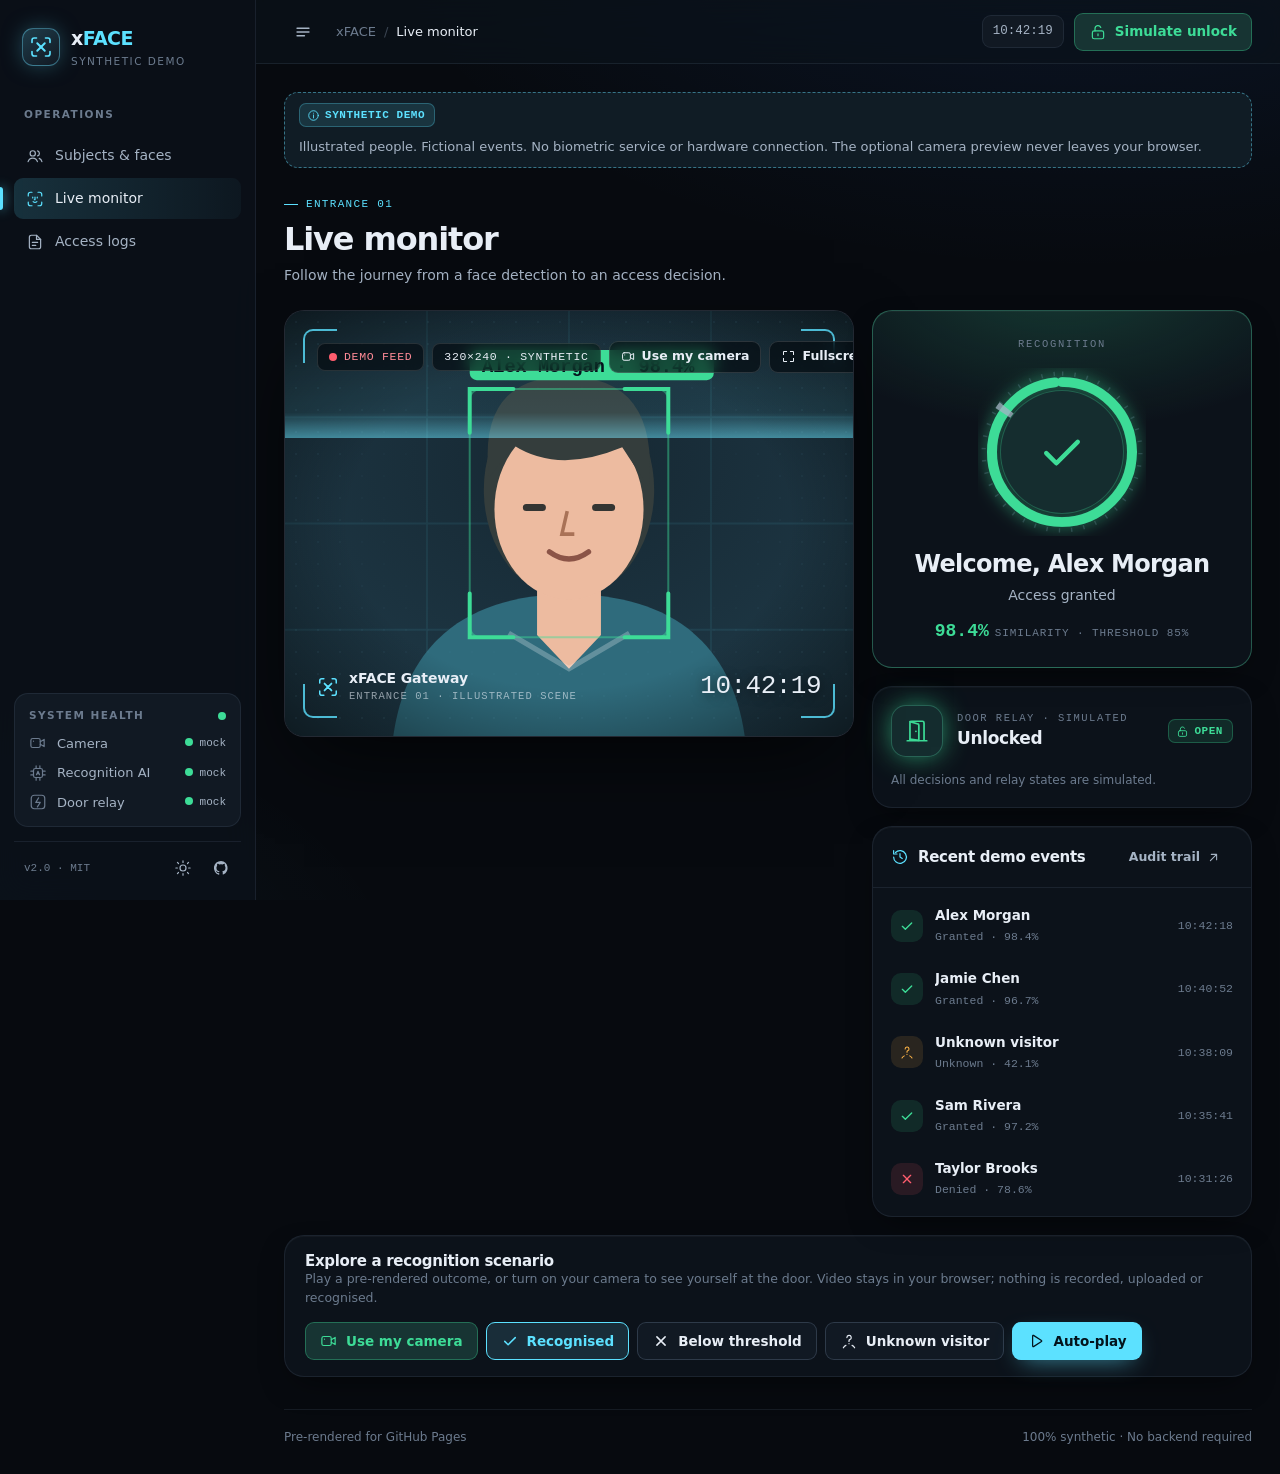
<file: site/monitor.html>
<!doctype html><html lang="en" data-theme="dark"><head><meta charset="utf-8"><meta name="viewport" content="width=device-width, initial-scale=1"><meta name="description" content="Explore xFACE access control with a pre-rendered, fully synthetic biometric dashboard."><meta name="theme-color" content="#070a0f"><meta http-equiv="Content-Security-Policy" content="default-src 'self'; script-src 'self'; style-src 'self' 'unsafe-inline'; img-src 'self'; connect-src 'none'; object-src 'none'; base-uri 'none'; form-action 'none'"><title>Live monitor · xFACE demo</title><link rel="icon" href="assets/favicon.svg" type="image/svg+xml"><link rel="stylesheet" href="assets/xface.css"><script src="assets/theme.js"></script><script defer src="assets/demo.js"></script></head>
    <body data-page="monitor"><svg xmlns="http://www.w3.org/2000/svg" width="0" height="0" style="position:absolute" aria-hidden="true" focusable="false">
<defs>
<!-- xFACE icon set: 24px grid, 1.6 stroke, round caps. Use with <svg class="i"><use href="#i-name"/></svg> -->
<symbol id="i-logo" viewBox="0 0 32 32"><g fill="none" stroke="currentColor" stroke-width="2.2" stroke-linecap="round" stroke-linejoin="round"><path d="M4 10V7a3 3 0 0 1 3-3h3M22 4h3a3 3 0 0 1 3 3v3M28 22v3a3 3 0 0 1-3 3h-3M10 28H7a3 3 0 0 1-3-3v-3"/><path d="M11 11l10 10M21 11L11 21" stroke-width="2.6"/></g><circle cx="16" cy="16" r="2.1" fill="currentColor"/></symbol>
<symbol id="i-scan-face" viewBox="0 0 24 24"><g fill="none" stroke="currentColor" stroke-width="1.6" stroke-linecap="round" stroke-linejoin="round"><path d="M3 8V6a3 3 0 0 1 3-3h2M16 3h2a3 3 0 0 1 3 3v2M21 16v2a3 3 0 0 1-3 3h-2M8 21H6a3 3 0 0 1-3-3v-2"/><path d="M9 9.5v1M15 9.5v1M12 9.5V13h-1M9.5 15.5a3.5 3.5 0 0 0 5 0"/></g></symbol>
<symbol id="i-face-id" viewBox="0 0 24 24"><g fill="none" stroke="currentColor" stroke-width="1.6" stroke-linecap="round" stroke-linejoin="round"><circle cx="12" cy="9" r="4"/><path d="M4.5 20.5c1.4-3.4 4.2-5 7.5-5s6.1 1.6 7.5 5"/><path d="M10.5 9h.01M13.5 9h.01"/></g></symbol>
<symbol id="i-subjects" viewBox="0 0 24 24"><g fill="none" stroke="currentColor" stroke-width="1.6" stroke-linecap="round" stroke-linejoin="round"><circle cx="9" cy="8.5" r="3.5"/><path d="M2.8 19.5c1-3 3.4-4.6 6.2-4.6s5.2 1.6 6.2 4.6"/><path d="M15.5 5.2a3.5 3.5 0 0 1 0 6.6M17.6 15.2c1.7.6 3 1.9 3.6 4.3"/></g></symbol>
<symbol id="i-user-plus" viewBox="0 0 24 24"><g fill="none" stroke="currentColor" stroke-width="1.6" stroke-linecap="round" stroke-linejoin="round"><circle cx="10" cy="8" r="3.8"/><path d="M3 20c1.1-3.4 3.8-5.2 7-5.2 1.4 0 2.7.3 3.8 1"/><path d="M18.5 14v6M15.5 17h6"/></g></symbol>
<symbol id="i-user-x" viewBox="0 0 24 24"><g fill="none" stroke="currentColor" stroke-width="1.6" stroke-linecap="round" stroke-linejoin="round"><circle cx="10" cy="8" r="3.8"/><path d="M3 20c1.1-3.4 3.8-5.2 7-5.2 1.4 0 2.7.3 3.8 1"/><path d="M16 15l5 5M21 15l-5 5"/></g></symbol>
<symbol id="i-user-unknown" viewBox="0 0 24 24"><g fill="none" stroke="currentColor" stroke-width="1.6" stroke-linecap="round" stroke-linejoin="round"><path d="M9.2 7.4a2.9 2.9 0 1 1 3.8 2.8c-.6.2-1 .8-1 1.4v.9"/><path d="M12 15.6h.01"/><path d="M4.5 21c.9-1.6 2-2.6 3.4-3.2M19.5 21c-.9-1.6-2-2.6-3.4-3.2"/></g></symbol>
<symbol id="i-monitor" viewBox="0 0 24 24"><g fill="none" stroke="currentColor" stroke-width="1.6" stroke-linecap="round" stroke-linejoin="round"><rect x="2.5" y="4" width="19" height="13" rx="2.5"/><path d="M8 21h8M12 17v4"/><circle cx="12" cy="10.5" r="2.6"/><path d="M5.5 7h.01"/></g></symbol>
<symbol id="i-camera" viewBox="0 0 24 24"><g fill="none" stroke="currentColor" stroke-width="1.6" stroke-linecap="round" stroke-linejoin="round"><path d="M15 10.2l5.2-3v9.6L15 13.8"/><rect x="2.5" y="6" width="12.5" height="12" rx="2.5"/><path d="M6 9.5h.01"/></g></symbol>
<symbol id="i-camera-off" viewBox="0 0 24 24"><g fill="none" stroke="currentColor" stroke-width="1.6" stroke-linecap="round" stroke-linejoin="round"><path d="M15 10.2l5.2-3v9.6L15 13.8"/><path d="M10.5 6H12.5A2.5 2.5 0 0 1 15 8.5V12M15 16v-.5A2.5 2.5 0 0 1 12.5 18h-7.5A2.5 2.5 0 0 1 2.5 15.5v-7A2.5 2.5 0 0 1 4 6.2"/><path d="M3 3l18 18"/></g></symbol>
<symbol id="i-aperture" viewBox="0 0 24 24"><g fill="none" stroke="currentColor" stroke-width="1.6" stroke-linecap="round" stroke-linejoin="round"><circle cx="12" cy="12" r="9"/><path d="M14.3 3.3L9.7 11.3M20.8 10.3h-9.2M18.6 18.3l-4.6-8M9.7 20.7l4.6-8M3.2 13.7h9.2M5.4 5.7l4.6 8"/></g></symbol>
<symbol id="i-neural" viewBox="0 0 24 24"><g fill="none" stroke="currentColor" stroke-width="1.6" stroke-linecap="round" stroke-linejoin="round"><rect x="6" y="6" width="12" height="12" rx="2.5"/><path d="M9.5 2.5V6M14.5 2.5V6M9.5 18v3.5M14.5 18v3.5M2.5 9.5H6M2.5 14.5H6M18 9.5h3.5M18 14.5h3.5"/><path d="M10 14.2l2-4.4 2 4.4M10.7 12.8h2.6"/></g></symbol>
<symbol id="i-relay" viewBox="0 0 24 24"><g fill="none" stroke="currentColor" stroke-width="1.6" stroke-linecap="round" stroke-linejoin="round"><rect x="3" y="3" width="18" height="18" rx="4"/><path d="M12.8 6.5L9 12.6h6l-3.8 5.9"/></g></symbol>
<symbol id="i-door-closed" viewBox="0 0 24 24"><g fill="none" stroke="currentColor" stroke-width="1.6" stroke-linecap="round" stroke-linejoin="round"><path d="M5.5 21V4.5A1.5 1.5 0 0 1 7 3h10a1.5 1.5 0 0 1 1.5 1.5V21M3 21h18"/><path d="M14.8 12.2v.01"/></g></symbol>
<symbol id="i-door-open" viewBox="0 0 24 24"><g fill="none" stroke="currentColor" stroke-width="1.6" stroke-linecap="round" stroke-linejoin="round"><path d="M5.5 21V4.5A1.5 1.5 0 0 1 7 3h10a1.5 1.5 0 0 1 1.5 1.5V21M3 21h18"/><path d="M5.5 3.4l7.3 2.1a1.2 1.2 0 0 1 .9 1.2v13.9l-8.2-1.1"/><path d="M11 12.3v.01"/></g></symbol>
<symbol id="i-lock" viewBox="0 0 24 24"><g fill="none" stroke="currentColor" stroke-width="1.6" stroke-linecap="round" stroke-linejoin="round"><rect x="4.5" y="10.5" width="15" height="10.5" rx="2.5"/><path d="M8 10.5V7.5a4 4 0 0 1 8 0v3M12 14.5v2.5"/></g></symbol>
<symbol id="i-unlock" viewBox="0 0 24 24"><g fill="none" stroke="currentColor" stroke-width="1.6" stroke-linecap="round" stroke-linejoin="round"><rect x="4.5" y="10.5" width="15" height="10.5" rx="2.5"/><path d="M8 10.5V7.5a4 4 0 0 1 7.7-1.5M12 14.5v2.5"/></g></symbol>
<symbol id="i-key" viewBox="0 0 24 24"><g fill="none" stroke="currentColor" stroke-width="1.6" stroke-linecap="round" stroke-linejoin="round"><circle cx="8" cy="15" r="4.5"/><path d="M11.2 11.8L20 3M17 6l2.5 2.5M14.5 8.5l2 2"/></g></symbol>
<symbol id="i-shield" viewBox="0 0 24 24"><g fill="none" stroke="currentColor" stroke-width="1.6" stroke-linecap="round" stroke-linejoin="round"><path d="M12 21s-7.5-3-7.5-9.5V5.6L12 3l7.5 2.6v5.9C19.5 18 12 21 12 21z"/><path d="M9 12l2.1 2.1L15.2 10"/></g></symbol>
<symbol id="i-audit" viewBox="0 0 24 24"><g fill="none" stroke="currentColor" stroke-width="1.6" stroke-linecap="round" stroke-linejoin="round"><path d="M14 3H7a2.5 2.5 0 0 0-2.5 2.5v13A2.5 2.5 0 0 0 7 21h10a2.5 2.5 0 0 0 2.5-2.5V8.5L14 3z"/><path d="M14 3v5.5h5.5M8.5 12.5h7M8.5 16.5h4.5"/></g></symbol>
<symbol id="i-fingerprint" viewBox="0 0 24 24"><g fill="none" stroke="currentColor" stroke-width="1.6" stroke-linecap="round" stroke-linejoin="round"><path d="M6.3 5.6A8.5 8.5 0 0 1 20.5 12v1.5M3.5 15.5V12a8.4 8.4 0 0 1 .8-3.6"/><path d="M7.5 18.5c.4-1.5.5-3.2.5-6.5a4 4 0 0 1 8 0v1.5c0 2.6-.4 4.8-1.1 6.8"/><path d="M12 12v1.5c0 3-.6 5.6-1.6 7.5M17.3 19.8c.3-.9.6-1.9.8-3"/></g></symbol>
<symbol id="i-check" viewBox="0 0 24 24"><path d="M5 12.5l4.5 4.5L19 7.5" fill="none" stroke="currentColor" stroke-width="2" stroke-linecap="round" stroke-linejoin="round"/></symbol>
<symbol id="i-x" viewBox="0 0 24 24"><path d="M6.5 6.5l11 11M17.5 6.5l-11 11" fill="none" stroke="currentColor" stroke-width="2" stroke-linecap="round"/></symbol>
<symbol id="i-question" viewBox="0 0 24 24"><g fill="none" stroke="currentColor" stroke-width="2" stroke-linecap="round" stroke-linejoin="round"><path d="M8.8 8.6a3.3 3.3 0 1 1 4.4 3.1c-.7.3-1.2.9-1.2 1.7v.8"/><path d="M12 18h.01"/></g></symbol>
<symbol id="i-hand" viewBox="0 0 24 24"><g fill="none" stroke="currentColor" stroke-width="1.6" stroke-linecap="round" stroke-linejoin="round"><path d="M9 11.5V5a1.5 1.5 0 0 1 3 0v5.5M12 10V3.8a1.5 1.5 0 0 1 3 0V10.5M15 10.5V5.3a1.5 1.5 0 0 1 3 0V14a7 7 0 0 1-7 7h-.6a6 6 0 0 1-4.6-2.2l-3-3.7a1.5 1.5 0 0 1 2.2-2l2 1.9V8a1.5 1.5 0 0 1 3 0"/></g></symbol>
<symbol id="i-search" viewBox="0 0 24 24"><g fill="none" stroke="currentColor" stroke-width="1.6" stroke-linecap="round"><circle cx="10.5" cy="10.5" r="6.5"/><path d="M15.5 15.5L20.5 20.5"/></g></symbol>
<symbol id="i-plus" viewBox="0 0 24 24"><path d="M12 5v14M5 12h14" fill="none" stroke="currentColor" stroke-width="1.8" stroke-linecap="round"/></symbol>
<symbol id="i-gallery" viewBox="0 0 24 24"><g fill="none" stroke="currentColor" stroke-width="1.6" stroke-linecap="round" stroke-linejoin="round"><rect x="3" y="3" width="7.5" height="7.5" rx="2"/><rect x="13.5" y="3" width="7.5" height="7.5" rx="2"/><rect x="3" y="13.5" width="7.5" height="7.5" rx="2"/><rect x="13.5" y="13.5" width="7.5" height="7.5" rx="2"/></g></symbol>
<symbol id="i-pen" viewBox="0 0 24 24"><g fill="none" stroke="currentColor" stroke-width="1.6" stroke-linecap="round" stroke-linejoin="round"><path d="M15.5 4.5l4 4L8.5 19.5 3.5 20.5l1-5z"/><path d="M13 7l4 4"/></g></symbol>
<symbol id="i-trash" viewBox="0 0 24 24"><g fill="none" stroke="currentColor" stroke-width="1.6" stroke-linecap="round" stroke-linejoin="round"><path d="M4 6.5h16M9.5 6.5V4.5A1.5 1.5 0 0 1 11 3h2a1.5 1.5 0 0 1 1.5 1.5v2M6 6.5l.9 12.6A2 2 0 0 0 8.9 21h6.2a2 2 0 0 0 2-1.9L18 6.5M10 11v5.5M14 11v5.5"/></g></symbol>
<symbol id="i-refresh" viewBox="0 0 24 24"><g fill="none" stroke="currentColor" stroke-width="1.6" stroke-linecap="round" stroke-linejoin="round"><path d="M20 11.5A8 8 0 0 0 5.6 7M4 12.5A8 8 0 0 0 18.4 17"/><path d="M5 3v4.5h4.5M19 21v-4.5h-4.5"/></g></symbol>
<symbol id="i-power" viewBox="0 0 24 24"><g fill="none" stroke="currentColor" stroke-width="1.6" stroke-linecap="round"><path d="M12 3v8.5"/><path d="M7 6.2a8 8 0 1 0 10 0"/></g></symbol>
<symbol id="i-download" viewBox="0 0 24 24"><g fill="none" stroke="currentColor" stroke-width="1.6" stroke-linecap="round" stroke-linejoin="round"><path d="M12 3.5v12M7 11l5 5 5-5M4 20.5h16"/></g></symbol>
<symbol id="i-upload" viewBox="0 0 24 24"><g fill="none" stroke="currentColor" stroke-width="1.6" stroke-linecap="round" stroke-linejoin="round"><path d="M12 16V4M7 8.5l5-5 5 5M4 15v3.5A2.5 2.5 0 0 0 6.5 21h11a2.5 2.5 0 0 0 2.5-2.5V15"/></g></symbol>
<symbol id="i-filter" viewBox="0 0 24 24"><path d="M3.5 5h17l-6.5 8v6l-4 1.5V13z" fill="none" stroke="currentColor" stroke-width="1.6" stroke-linejoin="round"/></symbol>
<symbol id="i-calendar" viewBox="0 0 24 24"><g fill="none" stroke="currentColor" stroke-width="1.6" stroke-linecap="round" stroke-linejoin="round"><rect x="3.5" y="5" width="17" height="15.5" rx="2.5"/><path d="M3.5 10h17M8 3v4M16 3v4"/></g></symbol>
<symbol id="i-clock" viewBox="0 0 24 24"><g fill="none" stroke="currentColor" stroke-width="1.6" stroke-linecap="round" stroke-linejoin="round"><circle cx="12" cy="12" r="8.8"/><path d="M12 7.5V12l3 2"/></g></symbol>
<symbol id="i-history" viewBox="0 0 24 24"><g fill="none" stroke="currentColor" stroke-width="1.6" stroke-linecap="round" stroke-linejoin="round"><path d="M3.5 12a8.5 8.5 0 1 0 2.5-6"/><path d="M3.5 3.5V8H8M12 7.5V12l3 2"/></g></symbol>
<symbol id="i-expand" viewBox="0 0 24 24"><path d="M4 9V4h5M15 4h5v5M20 15v5h-5M9 20H4v-5" fill="none" stroke="currentColor" stroke-width="1.6" stroke-linecap="round" stroke-linejoin="round"/></symbol>
<symbol id="i-compress" viewBox="0 0 24 24"><path d="M9 4v5H4M20 9h-5V4M15 20v-5h5M4 15h5v5" fill="none" stroke="currentColor" stroke-width="1.6" stroke-linecap="round" stroke-linejoin="round"/></symbol>
<symbol id="i-logout" viewBox="0 0 24 24"><g fill="none" stroke="currentColor" stroke-width="1.6" stroke-linecap="round" stroke-linejoin="round"><path d="M14 4.5H7A2.5 2.5 0 0 0 4.5 7v10A2.5 2.5 0 0 0 7 19.5h7M10 12h10.5M17 8.5l3.5 3.5-3.5 3.5"/></g></symbol>
<symbol id="i-login" viewBox="0 0 24 24"><g fill="none" stroke="currentColor" stroke-width="1.6" stroke-linecap="round" stroke-linejoin="round"><path d="M10 4.5h7A2.5 2.5 0 0 1 19.5 7v10a2.5 2.5 0 0 1-2.5 2.5h-7M3.5 12H14M10.5 8.5L14 12l-3.5 3.5"/></g></symbol>
<symbol id="i-sun" viewBox="0 0 24 24"><g fill="none" stroke="currentColor" stroke-width="1.6" stroke-linecap="round"><circle cx="12" cy="12" r="4"/><path d="M12 2.5v2M12 19.5v2M4.6 4.6L6 6M18 18l1.4 1.4M2.5 12h2M19.5 12h2M4.6 19.4L6 18M18 6l1.4-1.4"/></g></symbol>
<symbol id="i-moon" viewBox="0 0 24 24"><path d="M20 14.5A8.5 8.5 0 0 1 9.5 4a8.5 8.5 0 1 0 10.5 10.5z" fill="none" stroke="currentColor" stroke-width="1.6" stroke-linejoin="round"/></symbol>
<symbol id="i-menu" viewBox="0 0 24 24"><path d="M4 7h16M4 12h16M4 17h10" fill="none" stroke="currentColor" stroke-width="1.7" stroke-linecap="round"/></symbol>
<symbol id="i-chevron-left" viewBox="0 0 24 24"><path d="M14.5 6l-6 6 6 6" fill="none" stroke="currentColor" stroke-width="1.8" stroke-linecap="round" stroke-linejoin="round"/></symbol>
<symbol id="i-chevron-right" viewBox="0 0 24 24"><path d="M9.5 6l6 6-6 6" fill="none" stroke="currentColor" stroke-width="1.8" stroke-linecap="round" stroke-linejoin="round"/></symbol>
<symbol id="i-arrow-up-right" viewBox="0 0 24 24"><path d="M7 17L17 7M8.5 7H17v8.5" fill="none" stroke="currentColor" stroke-width="1.7" stroke-linecap="round" stroke-linejoin="round"/></symbol>
<symbol id="i-alert" viewBox="0 0 24 24"><g fill="none" stroke="currentColor" stroke-width="1.6" stroke-linecap="round" stroke-linejoin="round"><path d="M10.3 4.2L2.9 17.5A2 2 0 0 0 4.6 20.5h14.8a2 2 0 0 0 1.7-3L13.7 4.2a2 2 0 0 0-3.4 0z"/><path d="M12 9.5v4M12 17h.01"/></g></symbol>
<symbol id="i-info" viewBox="0 0 24 24"><g fill="none" stroke="currentColor" stroke-width="1.6" stroke-linecap="round"><circle cx="12" cy="12" r="8.8"/><path d="M12 11v5.5M12 7.8h.01"/></g></symbol>
<symbol id="i-pause" viewBox="0 0 24 24"><path d="M9 5.5v13M15 5.5v13" fill="none" stroke="currentColor" stroke-width="2" stroke-linecap="round"/></symbol>
<symbol id="i-play" viewBox="0 0 24 24"><path d="M7.5 5.2v13.6a.8.8 0 0 0 1.2.7l10.6-6.8a.8.8 0 0 0 0-1.4L8.7 4.5a.8.8 0 0 0-1.2.7z" fill="none" stroke="currentColor" stroke-width="1.6" stroke-linejoin="round"/></symbol>
<symbol id="i-gauge" viewBox="0 0 24 24"><g fill="none" stroke="currentColor" stroke-width="1.6" stroke-linecap="round" stroke-linejoin="round"><path d="M3.8 17.5a9 9 0 1 1 16.4 0"/><path d="M12 13.5l4-4.5"/><circle cx="12" cy="14" r="1.4"/></g></symbol>
<symbol id="i-activity" viewBox="0 0 24 24"><path d="M2.5 12h4l3-7.5 5 15 3-7.5h4" fill="none" stroke="currentColor" stroke-width="1.6" stroke-linecap="round" stroke-linejoin="round"/></symbol>
<symbol id="i-signal" viewBox="0 0 24 24"><g fill="none" stroke="currentColor" stroke-width="1.6" stroke-linecap="round"><path d="M5 19a10 10 0 0 1 0-14M19 5a10 10 0 0 1 0 14M8 16a5.5 5.5 0 0 1 0-8M16 8a5.5 5.5 0 0 1 0 8"/><circle cx="12" cy="12" r="1.5"/></g></symbol>
<symbol id="i-eye" viewBox="0 0 24 24"><g fill="none" stroke="currentColor" stroke-width="1.6" stroke-linecap="round" stroke-linejoin="round"><path d="M2.5 12S6 5.5 12 5.5 21.5 12 21.5 12 18 18.5 12 18.5 2.5 12 2.5 12z"/><circle cx="12" cy="12" r="3"/></g></symbol>
<symbol id="i-image" viewBox="0 0 24 24"><g fill="none" stroke="currentColor" stroke-width="1.6" stroke-linecap="round" stroke-linejoin="round"><rect x="3" y="4" width="18" height="16" rx="2.5"/><circle cx="9" cy="9.5" r="1.8"/><path d="M21 15.5l-5-5L5.5 20"/></g></symbol>
<symbol id="i-database" viewBox="0 0 24 24"><g fill="none" stroke="currentColor" stroke-width="1.6"><ellipse cx="12" cy="5.5" rx="7.5" ry="2.8"/><path d="M4.5 5.5v13c0 1.5 3.4 2.8 7.5 2.8s7.5-1.3 7.5-2.8v-13M4.5 12c0 1.5 3.4 2.8 7.5 2.8s7.5-1.3 7.5-2.8"/></g></symbol>
<symbol id="i-github" viewBox="0 0 24 24"><path d="M12 2.5a9.5 9.5 0 0 0-3 18.5c.5.1.6-.2.6-.5v-1.7c-2.6.6-3.2-1.2-3.2-1.2-.4-1.1-1-1.4-1-1.4-.9-.6.1-.6.1-.6.9.1 1.4 1 1.4 1 .8 1.4 2.2 1 2.7.8.1-.6.3-1 .6-1.2-2.1-.2-4.3-1-4.3-4.7 0-1 .4-1.9 1-2.6-.1-.2-.4-1.2.1-2.5 0 0 .8-.3 2.6 1a9 9 0 0 1 4.7 0c1.8-1.3 2.6-1 2.6-1 .5 1.3.2 2.3.1 2.5.6.7 1 1.6 1 2.6 0 3.7-2.2 4.5-4.3 4.7.3.3.6.8.6 1.6v2.4c0 .3.2.6.7.5A9.5 9.5 0 0 0 12 2.5z" fill="currentColor"/></symbol>
<symbol id="i-sliders" viewBox="0 0 24 24"><g fill="none" stroke="currentColor" stroke-width="1.6" stroke-linecap="round"><path d="M4 7h9M17 7h3M4 17h3M11 17h9"/><circle cx="15" cy="7" r="2"/><circle cx="9" cy="17" r="2"/></g></symbol>
</defs>
</svg>
<a class="skip-link" href="#main">Skip to content</a><div class="shell">
    <aside class="sidebar" id="sidebar" aria-label="Primary"><a class="brand" href="index.html"><span class="brand-mark"><svg class="i " aria-hidden="true" focusable="false"><use href="#i-logo"/></svg></span><span><span class="brand-name">x<b>FACE</b></span><span class="brand-sub">Synthetic demo</span></span></a>
    <div class="nav-label">Operations</div><nav class="nav" aria-label="Demo pages"><a href="index.html" ><svg class="i " aria-hidden="true" focusable="false"><use href="#i-subjects"/></svg> Subjects &amp; faces</a><a href="monitor.html" aria-current="page"><svg class="i " aria-hidden="true" focusable="false"><use href="#i-scan-face"/></svg> Live monitor</a><a href="logs.html" ><svg class="i " aria-hidden="true" focusable="false"><use href="#i-audit"/></svg> Access logs</a></nav>
    <section class="health" aria-label="System health"><div class="health-title"><span>System health</span><span class="dot live"></span></div><div class="health-row"><svg class="i " aria-hidden="true" focusable="false"><use href="#i-camera"/></svg> Camera <span class="state"><span class="dot live"></span> mock</span></div><div class="health-row"><svg class="i " aria-hidden="true" focusable="false"><use href="#i-neural"/></svg> Recognition AI <span class="state"><span class="dot live"></span> mock</span></div><div class="health-row"><svg class="i " aria-hidden="true" focusable="false"><use href="#i-relay"/></svg> Door relay <span class="state"><span class="dot live"></span> mock</span></div></section>
    <div class="sidebar-foot"><span class="version">v2.0 · MIT</span><button class="btn btn-ghost btn-icon btn-sm" type="button" data-theme-toggle aria-label="Toggle color theme"><svg class="i" aria-hidden="true"><use href="#i-sun"/></svg></button><a class="btn btn-ghost btn-icon btn-sm" href="https://github.com/KOKUTBON/xFACE" title="Source on GitHub" aria-label="Source on GitHub"><svg class="i " aria-hidden="true" focusable="false"><use href="#i-github"/></svg></a></div></aside>
    <div class="scrim" data-nav-close></div>
    <div class="main"><header class="topbar"><button class="btn btn-ghost btn-icon menu-btn" type="button" data-nav-toggle aria-controls="sidebar" aria-expanded="false" aria-label="Open navigation"><svg class="i " aria-hidden="true" focusable="false"><use href="#i-menu"/></svg></button><div class="crumbs"><span>xFACE</span><span class="sep">/</span><strong>Live monitor</strong></div>
    <div class="topbar-right"><span class="clock" data-clock>10:42:18</span><button id="open-door" class="btn btn-ok" type="button"><svg class="i " aria-hidden="true" focusable="false"><use href="#i-unlock"/></svg> <span>Simulate unlock</span></button></div></header>
    <main class="content" id="main"><div class="demo-banner"><span class="tag demo"><svg class="i " aria-hidden="true" focusable="false"><use href="#i-info"/></svg> Synthetic demo</span><span>Illustrated people. Fictional events. No biometric service or hardware connection. The optional camera preview never leaves your browser.</span></div>
    <div class="page-head"><div><span class="eyebrow">Entrance 01</span><h1>Live monitor</h1><p>Follow the journey from a face detection to an access decision.</p></div></div><div class="kiosk">
    <section class="stage" id="stage" aria-label="Synthetic camera scene">
        <img class="feed" id="monitor-avatar" src="assets/avatar-0.svg" alt="Illustrated synthetic visitor">
        <video class="feed mirror" id="monitor-video" playsinline muted hidden aria-label="Your local camera preview"></video>
        <div class="feed-grid"></div><div class="vignette"></div><div class="sweep"></div>
        <div class="frame-corners"><i></i><i></i><i></i><i></i></div>
        <svg class="faces" id="face-overlay" viewBox="0 0 320 240" preserveAspectRatio="xMidYMid meet" aria-hidden="true"></svg>
        <div class="hud hud-top"><span class="hud-pill rec"><span class="dot"></span> <span id="feed-label">DEMO FEED</span></span><span class="hud-pill hide-sm" id="feed-meta">320×240 · SYNTHETIC</span>
            <div class="end"><button class="btn btn-sm" type="button" data-camera-toggle><svg class="i i-sm" aria-hidden="true" focusable="false"><use href="#i-camera"/></svg> <span>Use my camera</span></button><button class="btn btn-sm" id="fullscreen" type="button"><svg class="i i-sm" aria-hidden="true" focusable="false"><use href="#i-expand"/></svg> <span>Fullscreen</span></button></div></div>
        <div class="hud hud-bottom"><div class="hud-brand"><svg class="i " aria-hidden="true" focusable="false"><use href="#i-logo"/></svg><div>xFACE Gateway<small id="feed-source">Entrance 01 · illustrated scene</small></div></div><div class="end"><span class="hud-clock" data-clock>10:42:18</span></div></div>
    </section>
    <aside class="side">
        <section class="decision" id="decision" data-state="authorized" aria-live="polite">
            <span class="d-label">Recognition</span>
            <div class="ring"><svg viewBox="0 0 120 120" aria-hidden="true"><circle class="r-ticks" cx="60" cy="60" r="56"/><circle class="r-track" cx="60" cy="60" r="50"/><circle class="r-val" id="ring-value" cx="60" cy="60" r="50" pathLength="100" style="stroke-dasharray:98.4 100"/><circle class="r-thresh" cx="60" cy="60" r="50" pathLength="100" style="stroke-dashoffset:-84.3;opacity:.75"/></svg>
                <div class="ring-core"><svg class="i" id="decision-icon" aria-hidden="true"><use href="#i-check"/></svg></div></div>
            <h2 id="decision-title">Welcome, Alex Morgan</h2>
            <p class="d-msg" id="decision-subject">Access granted</p>
            <div class="d-score"><strong id="decision-score">98.4%</strong><small>similarity · threshold 85%</small></div>
        </section>
        <section class="door open" id="door-panel">
            <div class="door-row"><div class="door-icon"><svg class="i" aria-hidden="true"><use id="door-icon" href="#i-door-open"/></svg></div>
                <div class="door-text"><small>Door relay · simulated</small><strong id="door-state">Unlocked</strong></div>
                <span class="tag ok" id="door-tag"><svg class="i " aria-hidden="true" focusable="false"><use href="#i-unlock"/></svg> Open</span></div>
            <p class="hint">All decisions and relay states are simulated.</p>
        </section>
        <section class="panel feed"><div class="panel-head"><h2><svg class="i " aria-hidden="true" focusable="false"><use href="#i-history"/></svg> Recent demo events</h2><a href="logs.html" class="btn btn-ghost btn-sm">Audit trail <svg class="i i-sm" aria-hidden="true" focusable="false"><use href="#i-arrow-up-right"/></svg></a></div><ul class="feed-list"><li class="feed-item granted"><span class="f-icon"><svg class="i " aria-hidden="true" focusable="false"><use href="#i-check"/></svg></span><div style="min-width:0"><strong>Alex Morgan</strong><small>Granted · 98.4%</small></div><time>10:42:18</time></li><li class="feed-item granted"><span class="f-icon"><svg class="i " aria-hidden="true" focusable="false"><use href="#i-check"/></svg></span><div style="min-width:0"><strong>Jamie Chen</strong><small>Granted · 96.7%</small></div><time>10:40:52</time></li><li class="feed-item unknown"><span class="f-icon"><svg class="i " aria-hidden="true" focusable="false"><use href="#i-user-unknown"/></svg></span><div style="min-width:0"><strong>Unknown visitor</strong><small>Unknown · 42.1%</small></div><time>10:38:09</time></li><li class="feed-item granted"><span class="f-icon"><svg class="i " aria-hidden="true" focusable="false"><use href="#i-check"/></svg></span><div style="min-width:0"><strong>Sam Rivera</strong><small>Granted · 97.2%</small></div><time>10:35:41</time></li><li class="feed-item denied"><span class="f-icon"><svg class="i " aria-hidden="true" focusable="false"><use href="#i-x"/></svg></span><div style="min-width:0"><strong>Taylor Brooks</strong><small>Denied · 78.6%</small></div><time>10:31:26</time></li></ul></section>
    </aside></div>
    <section class="panel scenario"><div><h2>Explore a recognition scenario</h2><p>Play a pre-rendered outcome, or turn on your camera to see yourself at the door. Video stays in your browser; nothing is recorded, uploaded or recognised.</p></div>
    <div class="actions"><button class="btn btn-ok" type="button" data-camera-toggle><svg class="i " aria-hidden="true" focusable="false"><use href="#i-camera"/></svg> <span>Use my camera</span></button><button class="btn" type="button" data-scenario="granted" aria-pressed="true"><svg class="i " aria-hidden="true" focusable="false"><use href="#i-check"/></svg> Recognised</button><button class="btn" type="button" data-scenario="denied" aria-pressed="false"><svg class="i " aria-hidden="true" focusable="false"><use href="#i-x"/></svg> Below threshold</button><button class="btn" type="button" data-scenario="unknown" aria-pressed="false"><svg class="i " aria-hidden="true" focusable="false"><use href="#i-user-unknown"/></svg> Unknown visitor</button><button class="btn btn-primary" type="button" id="play-scenarios" aria-pressed="false"><svg class="i " aria-hidden="true" focusable="false"><use href="#i-play"/></svg> <span>Auto-play</span></button></div></section>
    <footer class="site-foot"><span>Pre-rendered for GitHub Pages</span><span>100% synthetic · No backend required</span></footer><noscript><p class="panel panel-body">The dashboard is pre-rendered. Enable JavaScript for filtering, sample previews, scenario playback and CSV export.</p></noscript></main></div></div>
    <div class="toasts" id="toasts" aria-live="polite"></div></body></html>
</file>
<file: site/assets/xface.css>
/* ==========================================================================
   xFACE design system — "Sentinel"
   Biometric access-control console. Dark control-room theme by default,
   light theme via [data-theme="light"]. Shared by the Flask app and the
   static Pages demo, so keep it framework-free.
   ========================================================================== */

:root {
    --font-sans: "Geist", "Inter", ui-sans-serif, system-ui, -apple-system, "Segoe UI", Roboto, sans-serif;
    --font-mono: "Geist Mono", ui-monospace, "SF Mono", "JetBrains Mono", Menlo, Consolas, monospace;

    --radius-xs: 6px;
    --radius-sm: 9px;
    --radius: 14px;
    --radius-lg: 20px;
    --sidebar-w: 256px;
    --topbar-h: 64px;
    --ease: cubic-bezier(.2, .7, .2, 1);

    color-scheme: dark;
    --bg: #070a0f;
    --bg-glow-1: rgba(47, 123, 255, .10);
    --bg-glow-2: rgba(92, 225, 255, .06);
    --surface: #0c121a;
    --surface-2: #111923;
    --surface-3: #17212d;
    --surface-glass: rgba(12, 18, 26, .72);
    --line: rgba(150, 175, 210, .11);
    --line-strong: rgba(150, 175, 210, .22);
    --text: #e8eef6;
    --text-2: #a5b3c4;
    --muted: #6c7b8e;
    --accent: #5ce1ff;
    --accent-2: #2f7bff;
    --accent-ink: #03131c;
    --ok: #3ddc97;
    --bad: #ff5d6e;
    --warn: #ffb547;
    --manual: #a78bfa;
    --shadow: 0 1px 0 rgba(255, 255, 255, .03) inset, 0 12px 32px -12px rgba(0, 0, 0, .6);
    --shadow-lg: 0 30px 80px -20px rgba(0, 0, 0, .75);
    --grid-dot: rgba(150, 175, 210, .07);
    --stage: #020407;
}

:root[data-theme="light"] {
    color-scheme: light;
    --bg: #f2f5f9;
    --bg-glow-1: rgba(47, 91, 255, .07);
    --bg-glow-2: rgba(11, 127, 212, .05);
    --surface: #ffffff;
    --surface-2: #f6f8fb;
    --surface-3: #ecf0f5;
    --surface-glass: rgba(255, 255, 255, .78);
    --line: rgba(16, 32, 58, .09);
    --line-strong: rgba(16, 32, 58, .17);
    --text: #0b1522;
    --text-2: #3b4a5d;
    --muted: #6b798b;
    --accent: #0a7fd0;
    --accent-2: #2f5bff;
    --accent-ink: #ffffff;
    --ok: #0e9a66;
    --bad: #dc3549;
    --warn: #b97306;
    --manual: #7653de;
    --shadow: 0 1px 2px rgba(16, 32, 58, .05), 0 8px 24px -12px rgba(16, 32, 58, .14);
    --shadow-lg: 0 30px 70px -24px rgba(16, 32, 58, .3);
    --grid-dot: rgba(16, 32, 58, .06);
    --stage: #060a10;
}

/* ---------- Base ---------- */
*, *::before, *::after { box-sizing: border-box; }
html { -webkit-text-size-adjust: 100%; }
body {
    margin: 0;
    min-height: 100vh;
    font-family: var(--font-sans);
    font-size: 14px;
    line-height: 1.5;
    color: var(--text);
    background:
        radial-gradient(1200px 600px at 85% -10%, var(--bg-glow-1), transparent 60%),
        radial-gradient(900px 500px at -10% 110%, var(--bg-glow-2), transparent 60%),
        var(--bg);
    background-attachment: fixed;
    -webkit-font-smoothing: antialiased;
    font-feature-settings: "ss01", "cv11";
}
img { max-width: 100%; display: block; }
a { color: var(--accent); text-decoration: none; }
a:hover { text-decoration: underline; text-underline-offset: 3px; }
h1, h2, h3, h4 { margin: 0; font-weight: 600; letter-spacing: -.02em; line-height: 1.2; }
p { margin: 0; }
button, input, select, textarea { font: inherit; color: inherit; }
:focus-visible { outline: 2px solid var(--accent); outline-offset: 2px; border-radius: 6px; }
::selection { background: color-mix(in srgb, var(--accent) 35%, transparent); }
[hidden] { display: none !important; }
.mono { font-family: var(--font-mono); font-feature-settings: "zero", "tnum"; letter-spacing: -.01em; }
.muted { color: var(--muted); }
.sr-only { position: absolute; width: 1px; height: 1px; padding: 0; margin: -1px; overflow: hidden; clip: rect(0 0 0 0); white-space: nowrap; border: 0; }
.skip-link { position: absolute; left: 12px; top: -60px; z-index: 100; padding: 10px 14px; border-radius: var(--radius-sm); background: var(--accent); color: var(--accent-ink); font-weight: 600; }
.skip-link:focus { top: 12px; }

/* Icons */
.i { width: 18px; height: 18px; flex: none; display: inline-block; vertical-align: -0.2em; }
.i-sm { width: 15px; height: 15px; }
.i-lg { width: 24px; height: 24px; }
.i-xl { width: 34px; height: 34px; }

/* ---------- App shell ---------- */
.shell { display: grid; grid-template-columns: var(--sidebar-w) minmax(0, 1fr); min-height: 100vh; }
.sidebar {
    position: sticky; top: 0; height: 100vh;
    display: flex; flex-direction: column; gap: 6px;
    padding: 20px 14px 16px;
    background: color-mix(in srgb, var(--surface) 82%, transparent);
    border-right: 1px solid var(--line);
    backdrop-filter: blur(16px);
    z-index: 40;
}
.brand { display: flex; align-items: center; gap: 11px; padding: 4px 8px 18px; color: var(--text); }
.brand:hover { text-decoration: none; }
.brand-mark {
    position: relative; display: grid; place-items: center;
    width: 38px; height: 38px; border-radius: 11px;
    color: var(--accent);
    background: linear-gradient(145deg, color-mix(in srgb, var(--accent) 18%, var(--surface-2)), var(--surface-2));
    border: 1px solid color-mix(in srgb, var(--accent) 35%, var(--line));
    box-shadow: 0 0 24px -6px color-mix(in srgb, var(--accent) 55%, transparent);
}
.brand-mark .i { width: 24px; height: 24px; }
.brand-name { font-size: 19px; font-weight: 700; letter-spacing: -.03em; }
.brand-name b { color: var(--accent); font-weight: 700; }
.brand-sub { display: block; font-size: 10.5px; color: var(--muted); letter-spacing: .14em; text-transform: uppercase; font-weight: 500; margin-top: 1px; }
.nav-label { padding: 14px 10px 6px; font-size: 10.5px; font-weight: 600; letter-spacing: .14em; text-transform: uppercase; color: var(--muted); }
.nav { display: grid; gap: 2px; }
.nav a {
    position: relative; display: flex; align-items: center; gap: 11px;
    padding: 10px 12px; border-radius: var(--radius-sm);
    color: var(--text-2); font-weight: 500;
    transition: background .15s, color .15s;
}
.nav a:hover { background: var(--surface-3); color: var(--text); text-decoration: none; }
.nav a[aria-current="page"] {
    color: var(--text);
    background: linear-gradient(90deg, color-mix(in srgb, var(--accent) 16%, transparent), color-mix(in srgb, var(--accent) 4%, transparent));
}
.nav a[aria-current="page"]::before {
    content: ""; position: absolute; left: -14px; top: 9px; bottom: 9px; width: 3px; border-radius: 0 3px 3px 0;
    background: var(--accent); box-shadow: 0 0 12px var(--accent);
}
.nav a[aria-current="page"] .i { color: var(--accent); }
.nav .nav-kbd { margin-left: auto; font-family: var(--font-mono); font-size: 10.5px; color: var(--muted); border: 1px solid var(--line); border-radius: 5px; padding: 0 5px; }

.health { margin-top: auto; padding: 14px; border: 1px solid var(--line); border-radius: var(--radius); background: var(--surface-2); display: grid; gap: 10px; }
.health-title { display: flex; align-items: center; justify-content: space-between; font-size: 10.5px; font-weight: 600; letter-spacing: .14em; text-transform: uppercase; color: var(--muted); }
.health-row { display: flex; align-items: center; gap: 10px; font-size: 13px; color: var(--text-2); }
.health-row .i { color: var(--muted); }
.health-row .state { margin-left: auto; font-family: var(--font-mono); font-size: 11px; }
.sidebar-foot { display: flex; align-items: center; gap: 6px; padding: 10px 4px 0; border-top: 1px solid var(--line); margin-top: 8px; }
.sidebar-foot .version { font-family: var(--font-mono); font-size: 11px; color: var(--muted); margin-right: auto; padding-left: 6px; }

.main { min-width: 0; display: flex; flex-direction: column; }
.topbar {
    position: sticky; top: 0; z-index: 30;
    height: var(--topbar-h);
    display: flex; align-items: center; gap: 14px;
    padding: 0 28px;
    background: var(--surface-glass);
    border-bottom: 1px solid var(--line);
    backdrop-filter: blur(16px) saturate(140%);
}
.crumbs { display: flex; align-items: center; gap: 8px; color: var(--muted); font-size: 13px; min-width: 0; }
.crumbs strong { color: var(--text); font-weight: 500; white-space: nowrap; overflow: hidden; text-overflow: ellipsis; }
.crumbs .sep { opacity: .5; }
.topbar-right { margin-left: auto; display: flex; align-items: center; gap: 10px; }
.clock { font-family: var(--font-mono); font-size: 12.5px; color: var(--text-2); padding: 6px 10px; border: 1px solid var(--line); border-radius: var(--radius-sm); background: var(--surface-2); white-space: nowrap; }
.menu-btn { display: none; }
.content { padding: 28px; max-width: 1480px; width: 100%; margin: 0 auto; flex: 1; }
.scrim { display: none; }

/* ---------- Page header ---------- */
.page-head { display: flex; flex-wrap: wrap; align-items: flex-end; justify-content: space-between; gap: 18px; margin-bottom: 24px; }
.eyebrow { display: inline-flex; align-items: center; gap: 8px; font-family: var(--font-mono); font-size: 11px; letter-spacing: .12em; text-transform: uppercase; color: var(--accent); margin-bottom: 8px; }
.eyebrow::before { content: ""; width: 14px; height: 1px; background: currentColor; }
.page-head h1 { font-size: clamp(24px, 2.6vw, 32px); font-weight: 650; letter-spacing: -.035em; }
.page-head p { color: var(--text-2); margin-top: 6px; max-width: 62ch; }
.actions { display: flex; flex-wrap: wrap; gap: 8px; }

/* ---------- Buttons ---------- */
.btn {
    --b-bg: var(--surface-2); --b-fg: var(--text); --b-line: var(--line-strong);
    display: inline-flex; align-items: center; justify-content: center; gap: 8px;
    height: 38px; padding: 0 14px;
    border-radius: var(--radius-sm);
    border: 1px solid var(--b-line);
    background: var(--b-bg); color: var(--b-fg);
    font-weight: 550; font-size: 13.5px; white-space: nowrap;
    cursor: pointer; text-decoration: none;
    transition: background .15s, border-color .15s, transform .1s, box-shadow .15s, color .15s;
}
.btn:hover { text-decoration: none; background: var(--surface-3); border-color: color-mix(in srgb, var(--text) 25%, transparent); }
.btn:active { transform: translateY(1px); }
.btn:disabled, .btn[aria-disabled="true"] { opacity: .45; cursor: not-allowed; transform: none; }
.btn-primary { --b-bg: var(--accent); --b-fg: var(--accent-ink); --b-line: transparent; box-shadow: 0 8px 24px -10px color-mix(in srgb, var(--accent) 70%, transparent); }
.btn-primary:hover { background: color-mix(in srgb, var(--accent) 88%, white); border-color: transparent; }
.btn-ok { --b-bg: color-mix(in srgb, var(--ok) 14%, var(--surface-2)); --b-fg: var(--ok); --b-line: color-mix(in srgb, var(--ok) 35%, transparent); }
.btn-ok:hover { background: color-mix(in srgb, var(--ok) 22%, var(--surface-2)); border-color: color-mix(in srgb, var(--ok) 55%, transparent); }
.btn-danger { --b-bg: color-mix(in srgb, var(--bad) 12%, var(--surface-2)); --b-fg: var(--bad); --b-line: color-mix(in srgb, var(--bad) 30%, transparent); }
.btn-danger:hover { background: color-mix(in srgb, var(--bad) 20%, var(--surface-2)); border-color: color-mix(in srgb, var(--bad) 50%, transparent); }
.btn-ghost { --b-bg: transparent; --b-line: transparent; --b-fg: var(--text-2); }
.btn-ghost:hover { --b-fg: var(--text); }
.btn-sm { height: 32px; padding: 0 11px; font-size: 12.5px; gap: 6px; }
.btn-lg { height: 46px; padding: 0 20px; font-size: 15px; border-radius: 11px; }
.btn-icon { width: 38px; padding: 0; }
.btn-icon.btn-sm { width: 32px; }
.btn-block { width: 100%; }
.spinner { width: 15px; height: 15px; border-radius: 50%; border: 2px solid currentColor; border-right-color: transparent; animation: spin .7s linear infinite; flex: none; }
@keyframes spin { to { transform: rotate(360deg); } }

/* ---------- Chips & decision tags ---------- */
.dot { width: 8px; height: 8px; border-radius: 50%; background: var(--muted); flex: none; display: inline-block; }
.dot.live { background: var(--ok); box-shadow: 0 0 0 0 color-mix(in srgb, var(--ok) 60%, transparent); animation: pulse 2s infinite; }
.dot.warn { background: var(--warn); }
.dot.bad { background: var(--bad); }
.dot.off { background: var(--muted); }
@keyframes pulse { 0% { box-shadow: 0 0 0 0 color-mix(in srgb, var(--ok) 55%, transparent); } 70% { box-shadow: 0 0 0 7px transparent; } 100% { box-shadow: 0 0 0 0 transparent; } }
.chip { display: inline-flex; align-items: center; gap: 7px; height: 30px; padding: 0 11px; border-radius: 999px; border: 1px solid var(--line); background: var(--surface-2); font-size: 12.5px; color: var(--text-2); white-space: nowrap; }
.tag {
    --t: var(--muted);
    display: inline-flex; align-items: center; gap: 5px;
    height: 24px; padding: 0 9px 0 7px; border-radius: 7px;
    font-family: var(--font-mono); font-size: 11px; font-weight: 600; letter-spacing: .05em; text-transform: uppercase;
    color: var(--t);
    background: color-mix(in srgb, var(--t) 12%, transparent);
    border: 1px solid color-mix(in srgb, var(--t) 28%, transparent);
    white-space: nowrap;
}
.tag .i { width: 13px; height: 13px; }
.tag.granted, .tag.ok { --t: var(--ok); }
.tag.denied, .tag.bad { --t: var(--bad); }
.tag.unknown, .tag.warn { --t: var(--warn); }
.tag.manual_open, .tag.manual { --t: var(--manual); }
.tag.accent, .tag.demo { --t: var(--accent); }
.tag.neutral { --t: var(--text-2); }

/* ---------- Panels & stat tiles ---------- */
.panel { background: var(--surface); border: 1px solid var(--line); border-radius: var(--radius-lg); box-shadow: var(--shadow); }
.panel-head { display: flex; align-items: center; justify-content: space-between; gap: 12px; padding: 18px 20px; border-bottom: 1px solid var(--line); flex-wrap: wrap; }
.panel-head h2 { font-size: 15px; font-weight: 600; display: flex; align-items: center; gap: 9px; }
.panel-head h2 .i { color: var(--accent); }
.panel-head p { color: var(--muted); font-size: 12.5px; margin-top: 2px; }
.panel-body { padding: 20px; }
.panel-foot { display: flex; align-items: center; justify-content: space-between; gap: 12px; flex-wrap: wrap; padding: 14px 20px; border-top: 1px solid var(--line); color: var(--muted); font-size: 12.5px; }

.stats { display: grid; grid-template-columns: repeat(auto-fit, minmax(220px, 1fr)); gap: 14px; margin-bottom: 22px; }
.stat {
    --s: var(--accent);
    position: relative; overflow: hidden;
    padding: 18px 18px 16px;
    border-radius: var(--radius-lg);
    border: 1px solid var(--line);
    background: linear-gradient(160deg, color-mix(in srgb, var(--s) 7%, var(--surface)), var(--surface) 55%);
    box-shadow: var(--shadow);
    display: grid; grid-template-columns: 1fr auto; gap: 4px 12px; align-content: start;
}
.stat::after { content: ""; position: absolute; inset: 0 0 auto 0; height: 1px; background: linear-gradient(90deg, transparent, color-mix(in srgb, var(--s) 55%, transparent), transparent); }
.stat-label { font-size: 12.5px; color: var(--text-2); font-weight: 500; }
.stat-icon { grid-row: span 2; width: 40px; height: 40px; border-radius: 12px; display: grid; place-items: center; color: var(--s); background: color-mix(in srgb, var(--s) 12%, transparent); border: 1px solid color-mix(in srgb, var(--s) 24%, transparent); }
.stat-value { font-family: var(--font-mono); font-size: 30px; font-weight: 600; letter-spacing: -.04em; line-height: 1.1; color: var(--text); font-feature-settings: "tnum", "zero"; }
.stat-note { grid-column: 1 / -1; font-size: 12px; color: var(--muted); margin-top: 6px; display: flex; align-items: center; gap: 8px; flex-wrap: wrap; }
.stat.ok { --s: var(--ok); }
.stat.bad { --s: var(--bad); }
.stat.warn { --s: var(--warn); }
.stat.manual { --s: var(--manual); }
.meter { display: block; height: 6px; border-radius: 999px; background: var(--surface-3); overflow: hidden; }
.meter > span { display: block; height: 100%; width: 0; border-radius: inherit; background: var(--accent); transition: width .5s var(--ease), background .3s; }

/* ---------- Forms ---------- */
.field { display: grid; gap: 7px; }
.field + .field { margin-top: 16px; }
.label { font-size: 12.5px; font-weight: 550; color: var(--text-2); }
.hint { font-size: 12px; color: var(--muted); }
.input, .select {
    width: 100%; height: 40px; padding: 0 12px;
    border-radius: var(--radius-sm);
    border: 1px solid var(--line-strong);
    background: var(--surface-2);
    color: var(--text);
    transition: border-color .15s, box-shadow .15s, background .15s;
}
.input::placeholder { color: var(--muted); }
.input:hover, .select:hover { border-color: color-mix(in srgb, var(--text) 28%, transparent); }
.input:focus, .select:focus { outline: none; border-color: var(--accent); box-shadow: 0 0 0 3px color-mix(in srgb, var(--accent) 22%, transparent); background: var(--surface); }
.select { appearance: none; padding-right: 34px; background-image: linear-gradient(45deg, transparent 50%, var(--muted) 50%), linear-gradient(135deg, var(--muted) 50%, transparent 50%); background-position: calc(100% - 17px) 17px, calc(100% - 12px) 17px; background-size: 5px 5px; background-repeat: no-repeat; }
.input[type="date"] { font-family: var(--font-mono); font-size: 12.5px; }
.input-icon { position: relative; }
.input-icon > .i { position: absolute; left: 12px; top: 50%; transform: translateY(-50%); color: var(--muted); pointer-events: none; }
.input-icon > .input { padding-left: 38px; }
.input-icon .kbd { position: absolute; right: 10px; top: 50%; transform: translateY(-50%); }
.kbd { font-family: var(--font-mono); font-size: 11px; color: var(--muted); border: 1px solid var(--line-strong); border-bottom-width: 2px; border-radius: 5px; padding: 0 6px; line-height: 18px; background: var(--surface); }

.switch { position: relative; display: inline-flex; align-items: center; gap: 10px; cursor: pointer; user-select: none; font-size: 13px; color: var(--text-2); }
.switch input { position: absolute; opacity: 0; width: 1px; height: 1px; }
.switch .track { width: 40px; height: 23px; border-radius: 999px; background: var(--surface-3); border: 1px solid var(--line-strong); position: relative; transition: background .2s, border-color .2s; flex: none; }
.switch .track::after { content: ""; position: absolute; top: 2px; left: 2px; width: 17px; height: 17px; border-radius: 50%; background: var(--text-2); transition: transform .25s var(--ease), background .2s; box-shadow: 0 2px 6px rgba(0, 0, 0, .3); }
.switch input:checked + .track { background: color-mix(in srgb, var(--ok) 30%, var(--surface-3)); border-color: color-mix(in srgb, var(--ok) 60%, transparent); }
.switch input:checked + .track::after { transform: translateX(17px); background: var(--ok); }
.switch input:focus-visible + .track { outline: 2px solid var(--accent); outline-offset: 2px; }
.switch input:disabled + .track { opacity: .5; }

.seg { display: grid; grid-auto-flow: column; grid-auto-columns: 1fr; padding: 4px; gap: 4px; border-radius: 11px; background: var(--surface-2); border: 1px solid var(--line); }
.seg input { position: absolute; opacity: 0; pointer-events: none; }
.seg label { display: flex; align-items: center; justify-content: center; gap: 8px; height: 34px; border-radius: 8px; color: var(--text-2); font-weight: 550; font-size: 13px; cursor: pointer; transition: background .15s, color .15s; }
.seg label:hover { color: var(--text); }
.seg input:checked + label { background: var(--surface); color: var(--text); box-shadow: 0 1px 0 var(--line-strong), 0 4px 14px -6px rgba(0, 0, 0, .4); }
.seg input:checked + label .i { color: var(--accent); }
.seg input:focus-visible + label { outline: 2px solid var(--accent); outline-offset: 1px; }

.dropzone {
    position: relative; display: grid; place-items: center; gap: 6px; text-align: center;
    min-height: 168px; padding: 20px; border-radius: var(--radius);
    border: 1.5px dashed var(--line-strong);
    background: repeating-linear-gradient(135deg, transparent 0 10px, color-mix(in srgb, var(--accent) 3%, transparent) 10px 20px), var(--surface-2);
    color: var(--text-2); cursor: pointer; transition: border-color .15s, background .15s;
}
.dropzone:hover, .dropzone.dragging { border-color: var(--accent); }
.dropzone input { position: absolute; inset: 0; opacity: 0; cursor: pointer; }
.dropzone .i { width: 28px; height: 28px; color: var(--accent); }
.dropzone strong { color: var(--text); font-weight: 600; }
.dropzone small { color: var(--muted); }
.dropzone img { max-height: 200px; border-radius: 10px; }
.dropzone.has-image { padding: 10px; }

/* ---------- Biometric frame (scanner corners) ----------
   Markup: <div class="reticle"><span class="r-t"></span><span class="r-b"></span>…</div> */
.reticle { position: relative; }
.reticle > .r-t, .reticle > .r-b { position: absolute; left: 10px; right: 10px; height: 18px; z-index: 3; pointer-events: none; }
.reticle > .r-t { top: 10px; }
.reticle > .r-b { bottom: 10px; }
.reticle > .r-t::before, .reticle > .r-t::after, .reticle > .r-b::before, .reticle > .r-b::after {
    content: ""; position: absolute; width: 18px; height: 18px; border: 2px solid #5ce1ff; opacity: .9;
}
.reticle > .r-t::before { left: 0; top: 0; border-right: 0; border-bottom: 0; border-top-left-radius: 6px; }
.reticle > .r-t::after { right: 0; top: 0; border-left: 0; border-bottom: 0; border-top-right-radius: 6px; }
.reticle > .r-b::before { left: 0; bottom: 0; border-right: 0; border-top: 0; border-bottom-left-radius: 6px; }
.reticle > .r-b::after { right: 0; bottom: 0; border-left: 0; border-top: 0; border-bottom-right-radius: 6px; }

/* ---------- Subjects ---------- */
.toolbar { display: flex; flex-wrap: wrap; align-items: center; gap: 12px; margin-bottom: 18px; }
.toolbar .input-icon { flex: 1 1 280px; max-width: 420px; }
.toolbar .count { margin-left: auto; color: var(--muted); font-size: 12.5px; font-family: var(--font-mono); }
.subject-grid { display: grid; grid-template-columns: repeat(auto-fill, minmax(232px, 1fr)); gap: 16px; }
.subject-card {
    position: relative; display: flex; flex-direction: column; overflow: hidden;
    border-radius: var(--radius-lg); border: 1px solid var(--line);
    background: var(--surface); box-shadow: var(--shadow);
    transition: transform .2s var(--ease), border-color .2s, box-shadow .2s;
}
.subject-card:hover { transform: translateY(-3px); border-color: color-mix(in srgb, var(--accent) 40%, var(--line)); box-shadow: var(--shadow), 0 18px 40px -20px color-mix(in srgb, var(--accent) 45%, transparent); }
.portrait { position: relative; aspect-ratio: 4 / 3; background: var(--surface-3); overflow: hidden; }
.portrait img { width: 100%; height: 100%; object-fit: cover; transition: transform .5s var(--ease); }
.subject-card:hover .portrait img { transform: scale(1.04); }
.portrait::after { content: ""; position: absolute; inset: 0; background: linear-gradient(180deg, transparent 55%, rgba(2, 5, 9, .65)); pointer-events: none; }
.portrait .scanline { position: absolute; left: 0; right: 0; height: 40%; top: -40%; background: linear-gradient(180deg, transparent, color-mix(in srgb, var(--accent) 28%, transparent) 85%, var(--accent) 100%); opacity: 0; z-index: 1; pointer-events: none; }
.subject-card:hover .scanline { animation: sweep 1.4s var(--ease) infinite; opacity: .9; }
@keyframes sweep { 0% { top: -40%; } 100% { top: 100%; } }
.portrait-placeholder { width: 100%; height: 100%; display: grid; place-items: center; color: var(--muted); background: radial-gradient(circle at 50% 40%, var(--surface-2), var(--surface-3)); }
.portrait-placeholder .i { width: 56px; height: 56px; opacity: .6; }
.portrait-badge { position: absolute; z-index: 3; left: 12px; bottom: 12px; display: inline-flex; align-items: center; gap: 6px; padding: 3px 8px; border-radius: 6px; font-family: var(--font-mono); font-size: 10.5px; letter-spacing: .06em; color: #e8eef6; background: rgba(4, 8, 14, .6); border: 1px solid rgba(255, 255, 255, .12); backdrop-filter: blur(6px); }
.portrait-badge .i { width: 13px; height: 13px; color: #5ce1ff; }
.subject-body { padding: 14px 16px 16px; display: grid; gap: 10px; flex: 1; }
.subject-title { display: flex; align-items: center; gap: 8px; min-width: 0; }
.subject-title h3 { font-size: 15.5px; font-weight: 600; white-space: nowrap; overflow: hidden; text-overflow: ellipsis; }
.subject-title .dot { margin-left: auto; }
.subject-meta { display: flex; gap: 14px; color: var(--muted); font-size: 12px; }
.subject-meta span { display: inline-flex; align-items: center; gap: 5px; }
.subject-actions { display: flex; gap: 6px; margin-top: auto; padding-top: 2px; }
.subject-actions .btn:first-child { flex: 1; }

/* ---------- Empty / loading states ---------- */
.empty { grid-column: 1 / -1; display: grid; justify-items: center; gap: 8px; text-align: center; padding: 56px 20px; color: var(--muted); }
.empty .empty-icon { width: 64px; height: 64px; display: grid; place-items: center; border-radius: 18px; background: var(--surface-2); border: 1px solid var(--line); color: var(--text-2); margin-bottom: 6px; }
.empty .empty-icon .i { width: 28px; height: 28px; }
.empty h3 { color: var(--text); font-size: 16px; }
.empty.error .empty-icon { color: var(--bad); border-color: color-mix(in srgb, var(--bad) 35%, transparent); background: color-mix(in srgb, var(--bad) 8%, var(--surface-2)); }
.empty code { font-family: var(--font-mono); font-size: 12px; padding: 1px 6px; border-radius: 5px; background: var(--surface-3); color: var(--text-2); }
.skeleton { position: relative; overflow: hidden; border-radius: var(--radius-lg); background: var(--surface); border: 1px solid var(--line); min-height: 290px; }
.skeleton::after { content: ""; position: absolute; inset: 0; transform: translateX(-100%); background: linear-gradient(90deg, transparent, color-mix(in srgb, var(--text) 5%, transparent), transparent); animation: shimmer 1.4s infinite; }
@keyframes shimmer { to { transform: translateX(100%); } }

/* ---------- Tables ---------- */
.filters { display: grid; grid-template-columns: minmax(180px, 1.4fr) minmax(160px, 1fr) minmax(140px, .8fr) minmax(140px, .8fr) auto; gap: 12px; align-items: end; padding: 16px 20px; border-bottom: 1px solid var(--line); }
.filters.compact { grid-template-columns: minmax(180px, 1.4fr) minmax(160px, 1fr) auto; }
.filters .field + .field { margin-top: 0; }
.filters .filter-actions { display: flex; gap: 8px; }
.table-wrap { overflow-x: auto; }
.table { width: 100%; border-collapse: separate; border-spacing: 0; font-size: 13.5px; }
.table th { position: sticky; top: 0; text-align: left; padding: 11px 16px; font-size: 11px; font-weight: 600; letter-spacing: .1em; text-transform: uppercase; color: var(--muted); background: var(--surface-2); border-bottom: 1px solid var(--line); white-space: nowrap; }
.table td { padding: 12px 16px; border-bottom: 1px solid var(--line); vertical-align: middle; white-space: nowrap; }
.table tbody tr { transition: background .12s; }
.table tbody tr:hover { background: color-mix(in srgb, var(--accent) 4%, transparent); }
.table tbody tr:last-child td { border-bottom: 0; }
.table td.state-cell { text-align: center; padding: 56px 16px; color: var(--muted); }
.cell-stack { display: grid; gap: 1px; }
.cell-stack small { color: var(--muted); font-size: 11.5px; }
.who { display: flex; align-items: center; gap: 10px; min-width: 0; }
.avatar { width: 32px; height: 32px; border-radius: 10px; flex: none; display: grid; place-items: center; font-size: 12px; font-weight: 650; letter-spacing: -.02em; color: var(--text); background: var(--surface-3); border: 1px solid var(--line); overflow: hidden; }
.avatar img { width: 100%; height: 100%; object-fit: cover; }
.avatar.unknown { color: var(--warn); background: color-mix(in srgb, var(--warn) 10%, var(--surface-2)); }
.score { display: grid; grid-template-columns: 46px 56px; align-items: center; gap: 10px; font-family: var(--font-mono); font-size: 12.5px; }
.score .meter { height: 5px; }
.notes-cell { max-width: 260px; overflow: hidden; text-overflow: ellipsis; white-space: nowrap; color: var(--muted); font-size: 12.5px; }
.relay-yes { color: var(--ok); display: inline-flex; align-items: center; gap: 6px; font-size: 12.5px; }
.relay-no { color: var(--muted); display: inline-flex; align-items: center; gap: 6px; font-size: 12.5px; }
.pager { display: flex; align-items: center; gap: 4px; }
.pager button { min-width: 32px; height: 32px; padding: 0 8px; border-radius: 8px; border: 1px solid transparent; background: transparent; color: var(--text-2); font-family: var(--font-mono); font-size: 12.5px; cursor: pointer; display: grid; place-items: center; }
.pager button:hover:not(:disabled) { background: var(--surface-3); color: var(--text); }
.pager button[aria-current="page"] { background: color-mix(in srgb, var(--accent) 15%, transparent); border-color: color-mix(in srgb, var(--accent) 40%, transparent); color: var(--accent); }
.pager button:disabled { opacity: .35; cursor: not-allowed; }

.logs-layout { display: grid; grid-template-columns: minmax(0, 1fr) 280px; gap: 18px; align-items: start; }
.insight { display: grid; gap: 14px; }
.donut-wrap { display: grid; grid-template-columns: 120px 1fr; gap: 16px; align-items: center; }
.donut { width: 120px; height: 120px; transform: rotate(-90deg); }
.donut circle { fill: none; stroke-width: 12; }
.donut .track { stroke: var(--surface-3); }
.donut .seg-ok { stroke: var(--ok); transition: stroke-dasharray .6s var(--ease); }
.donut .seg-bad { stroke: var(--warn); transition: stroke-dasharray .6s var(--ease), stroke-dashoffset .6s var(--ease); }
.donut-center { position: relative; }
.donut-center .val { position: absolute; inset: 0; display: grid; place-content: center; text-align: center; }
.donut-center .val strong { font-family: var(--font-mono); font-size: 22px; letter-spacing: -.04em; }
.donut-center .val small { font-size: 10.5px; color: var(--muted); letter-spacing: .1em; text-transform: uppercase; }
.legend { display: grid; gap: 8px; font-size: 12.5px; color: var(--text-2); }
.legend div { display: flex; align-items: center; gap: 8px; }
.legend b { margin-left: auto; font-family: var(--font-mono); font-weight: 500; color: var(--text); }
.legend i { width: 9px; height: 9px; border-radius: 3px; }
.rank { display: grid; gap: 12px; margin: 0; padding: 0; list-style: none; }
.rank li { display: grid; grid-template-columns: auto 1fr auto; align-items: center; gap: 10px; font-size: 13px; }
.rank .bar { grid-column: 2 / -1; height: 4px; border-radius: 99px; background: var(--surface-3); overflow: hidden; margin-top: -6px; }
.rank .bar span { display: block; height: 100%; background: linear-gradient(90deg, var(--accent-2), var(--accent)); border-radius: inherit; }
.rank .n { font-family: var(--font-mono); font-size: 12px; color: var(--text-2); }
.rank .pos { font-family: var(--font-mono); font-size: 11px; color: var(--muted); width: 18px; }

/* ---------- Dialogs ---------- */
dialog.modal {
    width: min(520px, calc(100vw - 32px)); max-height: calc(100vh - 48px);
    padding: 0; border: 1px solid var(--line-strong); border-radius: var(--radius-lg);
    background: var(--surface); color: var(--text); box-shadow: var(--shadow-lg);
    overflow: auto;
}
dialog.modal.wide { width: min(880px, calc(100vw - 32px)); }
dialog.modal[open] { animation: pop .22s var(--ease); }
dialog.modal::backdrop { background: rgba(2, 5, 10, .6); backdrop-filter: blur(6px); }
@keyframes pop { from { opacity: 0; transform: translateY(8px) scale(.98); } }
.modal-head { display: flex; align-items: center; gap: 12px; padding: 18px 20px; border-bottom: 1px solid var(--line); position: sticky; top: 0; background: var(--surface); z-index: 2; }
.modal-head .m-icon { width: 38px; height: 38px; border-radius: 11px; display: grid; place-items: center; flex: none; color: var(--accent); background: color-mix(in srgb, var(--accent) 12%, transparent); border: 1px solid color-mix(in srgb, var(--accent) 26%, transparent); }
.modal-head.danger .m-icon { color: var(--bad); background: color-mix(in srgb, var(--bad) 12%, transparent); border-color: color-mix(in srgb, var(--bad) 30%, transparent); }
.modal-head h2 { font-size: 16px; min-width: 0; overflow: hidden; text-overflow: ellipsis; white-space: nowrap; }
.modal-head p { color: var(--muted); font-size: 12.5px; }
.modal-head .btn-icon { margin-left: auto; }
.modal-body { padding: 20px; }
.modal-foot { display: flex; justify-content: flex-end; gap: 8px; padding: 14px 20px; border-top: 1px solid var(--line); background: var(--surface-2); position: sticky; bottom: 0; }
.webcam-box { position: relative; aspect-ratio: 4 / 3; border-radius: var(--radius); overflow: hidden; background: var(--stage); }
.webcam-box img { width: 100%; height: 100%; object-fit: cover; }
.webcam-box .reticle-overlay { position: absolute; inset: 0; }
.capture-row { display: flex; align-items: center; gap: 12px; margin-top: 12px; }
.capture-row img { width: 72px; height: 54px; object-fit: cover; border-radius: 8px; border: 2px solid var(--ok); }
.gallery { display: grid; grid-template-columns: repeat(auto-fill, minmax(150px, 1fr)); gap: 12px; }
.gallery figure { margin: 0; position: relative; border-radius: var(--radius); overflow: hidden; border: 1px solid var(--line); background: var(--surface-2); }
.gallery img, .gallery .portrait-placeholder { width: 100%; aspect-ratio: 1; object-fit: cover; }
.gallery figcaption { padding: 8px 10px; font-family: var(--font-mono); font-size: 11px; color: var(--muted); display: flex; justify-content: space-between; align-items: center; }
.gallery .btn-icon { position: absolute; top: 8px; right: 8px; opacity: 0; transition: opacity .15s; backdrop-filter: blur(6px); }
.gallery figure:hover .btn-icon, .gallery .btn-icon:focus-visible { opacity: 1; }
@media (hover: none) { .gallery .btn-icon { opacity: 1; } }
.snapshot-frame { border-radius: var(--radius); overflow: hidden; background: var(--stage); }
.snapshot-frame img { width: 100%; }
.kv { display: grid; grid-template-columns: repeat(auto-fit, minmax(130px, 1fr)); gap: 12px; margin-top: 14px; }
.kv div { padding: 10px 12px; border-radius: var(--radius-sm); background: var(--surface-2); border: 1px solid var(--line); }
.kv small { display: block; font-size: 11px; letter-spacing: .08em; text-transform: uppercase; color: var(--muted); }
.kv strong { font-weight: 550; font-size: 13.5px; }

/* ---------- Toasts ---------- */
.toasts { position: fixed; right: 20px; bottom: 20px; z-index: 200; display: grid; gap: 10px; width: min(380px, calc(100vw - 40px)); }
.toast {
    --t: var(--accent);
    display: flex; align-items: flex-start; gap: 12px;
    padding: 13px 14px; border-radius: var(--radius);
    border: 1px solid color-mix(in srgb, var(--t) 30%, var(--line-strong));
    background: color-mix(in srgb, var(--t) 7%, var(--surface));
    box-shadow: var(--shadow-lg);
    animation: toast-in .3s var(--ease);
}
.toast.leaving { animation: toast-out .25s var(--ease) forwards; }
.toast .t-icon { color: var(--t); margin-top: 1px; }
.toast .t-msg { flex: 1; font-size: 13.5px; }
.toast button { border: 0; background: none; color: var(--muted); cursor: pointer; padding: 2px; border-radius: 6px; display: grid; }
.toast.success { --t: var(--ok); }
.toast.danger { --t: var(--bad); }
.toast.warning { --t: var(--warn); }
@keyframes toast-in { from { opacity: 0; transform: translateY(12px) scale(.98); } }
@keyframes toast-out { to { opacity: 0; transform: translateX(24px); } }

.flash { display: flex; align-items: center; gap: 10px; padding: 12px 14px; border-radius: var(--radius); margin-bottom: 18px; border: 1px solid color-mix(in srgb, var(--t, var(--accent)) 30%, transparent); background: color-mix(in srgb, var(--t, var(--accent)) 8%, var(--surface)); }
.flash .i { color: var(--t, var(--accent)); }
.flash.success { --t: var(--ok); }
.flash.danger { --t: var(--bad); }
.flash.warning { --t: var(--warn); }

/* ==========================================================================
   Live monitor (kiosk)
   ========================================================================== */
.kiosk { display: grid; grid-template-columns: minmax(0, 1fr) 380px; gap: 18px; align-items: start; }
.stage {
    position: relative; overflow: hidden; isolation: isolate;
    min-width: 0; width: 100%;
    aspect-ratio: 4 / 3; border-radius: var(--radius-lg);
    background: var(--stage);
    border: 1px solid var(--line-strong);
    box-shadow: var(--shadow-lg);
}
.stage > img.feed, .stage > video.feed { position: absolute; inset: 0; width: 100%; height: 100%; object-fit: contain; }
.stage > video.feed { object-fit: cover; }
.stage > video.feed.mirror { transform: scaleX(-1); }
.stage .feed-grid { position: absolute; inset: 0; z-index: 1; pointer-events: none; background-image: radial-gradient(rgba(140, 220, 255, .12) 1px, transparent 1px); background-size: 22px 22px; mask-image: radial-gradient(ellipse at center, transparent 40%, black 100%); }
.stage .vignette { position: absolute; inset: 0; z-index: 1; pointer-events: none; background: radial-gradient(ellipse at center, transparent 55%, rgba(0, 0, 0, .55)); }
.stage .sweep { position: absolute; left: 0; right: 0; top: 0; height: 30%; z-index: 2; pointer-events: none; background: linear-gradient(180deg, transparent, rgba(92, 225, 255, .08) 80%, rgba(92, 225, 255, .5)); animation: sweep-stage 4.5s linear infinite; mix-blend-mode: screen; }
@keyframes sweep-stage { from { transform: translateY(-100%); } to { transform: translateY(340%); } }
.stage .frame-corners { position: absolute; inset: 18px; z-index: 3; pointer-events: none; }
.stage .frame-corners i { position: absolute; width: 34px; height: 34px; border: 2px solid rgba(92, 225, 255, .8); }
.stage .frame-corners i:nth-child(1) { top: 0; left: 0; border-right: 0; border-bottom: 0; border-top-left-radius: 10px; }
.stage .frame-corners i:nth-child(2) { top: 0; right: 0; border-left: 0; border-bottom: 0; border-top-right-radius: 10px; }
.stage .frame-corners i:nth-child(3) { bottom: 0; left: 0; border-right: 0; border-top: 0; border-bottom-left-radius: 10px; }
.stage .frame-corners i:nth-child(4) { bottom: 0; right: 0; border-left: 0; border-top: 0; border-bottom-right-radius: 10px; }
.stage .faces { position: absolute; inset: 0; z-index: 4; width: 100%; height: 100%; pointer-events: none; }
.face-box rect.box { fill: none; stroke-width: 2; vector-effect: non-scaling-stroke; }
.face-box .corner { fill: none; stroke-width: 4; stroke-linecap: round; vector-effect: non-scaling-stroke; }
.face-box text { font-family: var(--font-mono); font-weight: 600; }
.hud { position: absolute; z-index: 5; display: flex; align-items: center; gap: 8px; color: #e8eef6; }
.hud-top { top: 30px; left: 32px; right: 32px; }
.hud-bottom { bottom: 30px; left: 32px; right: 32px; }
.hud .end { margin-left: auto; display: flex; gap: 8px; align-items: center; }
.hud-pill { display: inline-flex; align-items: center; gap: 7px; height: 28px; padding: 0 11px; border-radius: 8px; font-family: var(--font-mono); font-size: 11.5px; letter-spacing: .06em; background: rgba(3, 7, 12, .62); border: 1px solid rgba(255, 255, 255, .12); backdrop-filter: blur(8px); white-space: nowrap; }
.hud-pill.rec { color: #ff8b97; }
.hud-pill.rec .dot { background: #ff5d6e; animation: blink 1.2s steps(2) infinite; }
@keyframes blink { 50% { opacity: .2; } }
.hud .btn { --b-bg: rgba(3, 7, 12, .62); --b-fg: #e8eef6; --b-line: rgba(255, 255, 255, .14); backdrop-filter: blur(8px); }
.hud .btn:hover { background: rgba(20, 30, 42, .8); }
.hud-brand { display: flex; align-items: center; gap: 10px; font-weight: 600; letter-spacing: -.01em; }
.hud-brand .i { color: #5ce1ff; width: 22px; height: 22px; }
.hud-brand small { display: block; font-family: var(--font-mono); font-size: 10.5px; font-weight: 400; letter-spacing: .1em; color: rgba(232, 238, 246, .6); text-transform: uppercase; }
.hud-clock { font-family: var(--font-mono); font-size: 26px; font-weight: 500; letter-spacing: -.02em; text-shadow: 0 2px 12px rgba(0, 0, 0, .6); }
.stage-offline { position: absolute; inset: 0; z-index: 6; display: grid; place-content: center; justify-items: center; gap: 10px; text-align: center; color: #a5b3c4; background: radial-gradient(circle at center, rgba(13, 20, 29, .92), rgba(2, 4, 7, .96)); }
.stage-offline .i { width: 44px; height: 44px; color: var(--warn); }
.stage-offline strong { color: #e8eef6; font-size: 16px; }

.side { display: grid; grid-template-rows: auto auto minmax(0, 1fr); gap: 18px; min-height: 0; }
.decision {
    --d: var(--accent);
    position: relative; overflow: hidden;
    padding: 26px 22px 22px; border-radius: var(--radius-lg);
    border: 1px solid color-mix(in srgb, var(--d) 28%, var(--line));
    background:
        radial-gradient(420px 220px at 50% -10%, color-mix(in srgb, var(--d) 20%, transparent), transparent 70%),
        var(--surface);
    box-shadow: var(--shadow);
    display: grid; justify-items: center; text-align: center; gap: 6px;
    transition: border-color .35s, background .35s;
}
.decision[data-state="authorized"] { --d: var(--ok); }
.decision[data-state="denied"] { --d: var(--bad); }
.decision[data-state="unknown"] { --d: var(--warn); }
.decision[data-state="paused"] { --d: var(--muted); }
.decision .d-label { font-family: var(--font-mono); font-size: 10.5px; letter-spacing: .16em; text-transform: uppercase; color: var(--muted); }
.ring { position: relative; width: 168px; height: 168px; margin: 10px 0 8px; }
.ring > svg { width: 100%; height: 100%; transform: rotate(-90deg); }
.ring circle { fill: none; stroke-width: 7; }
.ring .r-track { stroke: var(--surface-3); }
.ring .r-val { stroke: var(--d); stroke-linecap: round; stroke-dasharray: 0 999; transition: stroke-dasharray .7s var(--ease), stroke .35s; filter: drop-shadow(0 0 6px color-mix(in srgb, var(--d) 60%, transparent)); }
.ring .r-thresh { stroke: var(--text-2); stroke-width: 14; stroke-dasharray: 1.4 999; opacity: 0; transition: opacity .3s; }
.ring .r-ticks { stroke: var(--line-strong); stroke-width: 3; stroke-dasharray: 1 7.85; }
.ring-core { position: absolute; inset: 22px; border-radius: 50%; display: grid; place-items: center; color: var(--d); background: color-mix(in srgb, var(--d) 10%, var(--surface-2)); border: 1px solid color-mix(in srgb, var(--d) 30%, transparent); transition: color .35s, background .35s; }
.ring-core .i { width: 54px; height: 54px; }
.decision[data-state="idle"] .ring-core { animation: breathe 3s ease-in-out infinite; }
@keyframes breathe { 50% { box-shadow: 0 0 0 10px color-mix(in srgb, var(--d) 8%, transparent); } }
.decision[data-state="authorized"] .ring-core { animation: granted .6s var(--ease); }
@keyframes granted { 0% { transform: scale(.85); } 60% { transform: scale(1.06); } }
.decision[data-state="denied"] .ring-core, .decision[data-state="unknown"] .ring-core { animation: shake .45s; }
@keyframes shake { 20%, 60% { transform: translateX(-5px); } 40%, 80% { transform: translateX(5px); } }
.decision h2 { font-size: 24px; letter-spacing: -.03em; }
.decision .d-msg { color: var(--text-2); }
.decision .d-score { display: inline-flex; align-items: baseline; gap: 6px; margin-top: 6px; font-family: var(--font-mono); color: var(--d); }
.decision .d-score strong { font-size: 18px; }
.decision .d-score small { color: var(--muted); font-size: 11px; letter-spacing: .08em; text-transform: uppercase; }

.door { padding: 18px; border-radius: var(--radius-lg); border: 1px solid var(--line); background: var(--surface); box-shadow: var(--shadow); display: grid; gap: 14px; }
.door-row { display: flex; align-items: center; gap: 14px; }
.door-icon { --dc: var(--text-2); width: 52px; height: 52px; border-radius: 15px; display: grid; place-items: center; color: var(--dc); background: color-mix(in srgb, var(--dc) 10%, var(--surface-2)); border: 1px solid color-mix(in srgb, var(--dc) 25%, var(--line)); transition: all .3s; }
.door-icon .i { width: 26px; height: 26px; }
.door.open .door-icon { --dc: var(--ok); box-shadow: 0 0 30px -6px var(--ok); }
.door-text { flex: 1; min-width: 0; }
.door-text small { display: block; font-family: var(--font-mono); font-size: 10.5px; letter-spacing: .14em; text-transform: uppercase; color: var(--muted); }
.door-text strong { font-size: 17px; font-weight: 600; letter-spacing: -.02em; }
.cooldown-meta { display: flex; justify-content: space-between; font-size: 12px; color: var(--muted); margin-top: 7px; }
.cooldown-meta .mono { color: var(--text-2); }

.feed { display: flex; flex-direction: column; min-height: 220px; }
.feed .panel-head { padding: 14px 18px; }
.feed-list { list-style: none; margin: 0; padding: 8px; display: grid; gap: 4px; overflow: auto; align-content: start; max-height: 340px; }
.feed-item { display: grid; grid-template-columns: auto 1fr auto; align-items: center; gap: 12px; padding: 9px 10px; border-radius: 11px; animation: feed-in .4s var(--ease); }
.feed-item:hover { background: var(--surface-2); }
@keyframes feed-in { from { opacity: 0; transform: translateY(-6px); background: color-mix(in srgb, var(--accent) 12%, transparent); } }
.feed-item .f-icon { --f: var(--muted); width: 32px; height: 32px; border-radius: 10px; display: grid; place-items: center; color: var(--f); background: color-mix(in srgb, var(--f) 12%, transparent); }
.feed-item .f-icon .i { width: 16px; height: 16px; }
.feed-item.granted .f-icon { --f: var(--ok); }
.feed-item.denied .f-icon { --f: var(--bad); }
.feed-item.unknown .f-icon { --f: var(--warn); }
.feed-item.manual_open .f-icon { --f: var(--manual); }
.feed-item strong { display: block; font-weight: 550; font-size: 13.5px; white-space: nowrap; overflow: hidden; text-overflow: ellipsis; }
.feed-item small { color: var(--muted); font-size: 11.5px; font-family: var(--font-mono); }
.feed-item time { font-family: var(--font-mono); font-size: 11.5px; color: var(--muted); }
.feed-empty { padding: 30px 10px; text-align: center; color: var(--muted); font-size: 13px; display: grid; justify-items: center; gap: 8px; }
.feed-empty .i { width: 26px; height: 26px; opacity: .6; }

.stage:fullscreen { aspect-ratio: auto; border-radius: 0; border: 0; }

/* Kiosk fullscreen: hide chrome, stage fills */
body.kiosk-mode .sidebar, body.kiosk-mode .topbar { display: none; }
body.kiosk-mode .shell { grid-template-columns: 1fr; }
body.kiosk-mode .content { max-width: none; padding: 18px; }
body.kiosk-mode .page-head { display: none; }
body.kiosk-mode .kiosk { grid-template-columns: minmax(0, 1fr) 420px; height: calc(100vh - 36px); }
body.kiosk-mode .stage { aspect-ratio: auto; height: 100%; }

/* ==========================================================================
   Login
   ========================================================================== */
.auth { min-height: 100vh; display: grid; grid-template-columns: minmax(0, 1.15fr) minmax(380px, .85fr); }
.auth-visual { position: relative; overflow: hidden; display: flex; flex-direction: column; justify-content: space-between; padding: 40px 48px; background: radial-gradient(800px 500px at 30% 30%, rgba(47, 123, 255, .22), transparent 60%), radial-gradient(600px 400px at 80% 90%, rgba(92, 225, 255, .14), transparent 60%), #05080d; color: #e8eef6; border-right: 1px solid var(--line); }
.auth-visual::before { content: ""; position: absolute; inset: 0; background-image: radial-gradient(rgba(140, 200, 255, .1) 1px, transparent 1px); background-size: 26px 26px; mask-image: radial-gradient(ellipse at 45% 50%, black 30%, transparent 75%); }
.auth-visual > * { position: relative; }
.auth-visual .brand { padding: 0; color: #e8eef6; }
.auth-visual .brand-mark { color: #5ce1ff; background: rgba(92, 225, 255, .08); border-color: rgba(92, 225, 255, .35); }
.auth-visual .brand-sub { color: rgba(232, 238, 246, .55); }
.scan-hero { align-self: center; position: relative; width: min(360px, 70%); aspect-ratio: 1; margin: 32px 0; }
.scan-hero svg { width: 100%; height: 100%; overflow: visible; }
.scan-hero .orbit { fill: none; stroke: rgba(92, 225, 255, .25); stroke-width: 1; stroke-dasharray: 2 6; transform-origin: 50% 50%; animation: spin 40s linear infinite; }
.scan-hero .orbit.o2 { stroke: rgba(47, 123, 255, .35); stroke-dasharray: 60 30; animation-duration: 22s; animation-direction: reverse; }
.scan-hero .face { fill: none; stroke: #5ce1ff; stroke-width: 1.3; stroke-linecap: round; stroke-linejoin: round; opacity: .9; }
.scan-hero .mesh { fill: none; stroke: rgba(92, 225, 255, .28); stroke-width: .8; }
.scan-hero .node { fill: #5ce1ff; }
.scan-hero .corners { fill: none; stroke: #e8eef6; stroke-width: 2.4; stroke-linecap: round; }
.scan-hero .beam { fill: url(#beam); animation: beam 3.2s ease-in-out infinite; }
@keyframes beam { 0%, 100% { transform: translateY(0); } 50% { transform: translateY(150px); } }
.auth-copy h2 { font-size: clamp(26px, 3vw, 38px); letter-spacing: -.04em; font-weight: 650; max-width: 18ch; }
.auth-copy p { color: rgba(232, 238, 246, .62); margin-top: 12px; max-width: 46ch; }
.auth-feats { display: flex; flex-wrap: wrap; gap: 8px; margin-top: 20px; }
.auth-feats span { display: inline-flex; align-items: center; gap: 7px; height: 30px; padding: 0 11px; border-radius: 999px; font-size: 12.5px; color: rgba(232, 238, 246, .8); background: rgba(255, 255, 255, .04); border: 1px solid rgba(255, 255, 255, .1); }
.auth-feats .i { color: #5ce1ff; width: 15px; height: 15px; }
.auth-panel { display: grid; place-items: center; padding: 40px 28px; background: var(--surface); }
.auth-form { width: min(380px, 100%); }
.auth-form h1 { font-size: 26px; letter-spacing: -.035em; }
.auth-form > p { color: var(--text-2); margin: 8px 0 26px; }
.auth-form .btn-lg { margin-top: 20px; }
.auth-alt { margin-top: 22px; padding-top: 18px; border-top: 1px solid var(--line); display: flex; justify-content: space-between; align-items: center; gap: 10px; font-size: 13px; color: var(--muted); }
.pw-toggle { position: absolute; right: 4px; top: 50%; transform: translateY(-50%); }

/* ==========================================================================
   Static demo extras
   ========================================================================== */
.demo-banner { display: flex; flex-wrap: wrap; align-items: center; gap: 10px; padding: 10px 14px; margin-bottom: 22px; border-radius: var(--radius); font-size: 13px; color: var(--text-2); border: 1px dashed color-mix(in srgb, var(--accent) 40%, var(--line)); background: color-mix(in srgb, var(--accent) 5%, var(--surface)); }
.scenario { display: flex; flex-wrap: wrap; align-items: center; justify-content: space-between; gap: 14px; padding: 16px 20px; margin-top: 18px; }
.scenario h2 { font-size: 15px; }
.scenario p { color: var(--muted); font-size: 12.5px; }
.scenario .actions .btn[aria-pressed="true"] { border-color: var(--accent); color: var(--accent); background: color-mix(in srgb, var(--accent) 10%, var(--surface-2)); }
.site-foot { display: flex; flex-wrap: wrap; justify-content: space-between; gap: 10px; margin-top: 32px; padding-top: 18px; border-top: 1px solid var(--line); color: var(--muted); font-size: 12px; }

/* ==========================================================================
   Responsive
   ========================================================================== */
@media (max-width: 1540px) {
    .logs-layout { grid-template-columns: 1fr; }
    .insight { order: -1; grid-template-columns: repeat(auto-fit, minmax(300px, 1fr)); }
    .insight .panel { display: flex; flex-direction: column; }
    .insight .panel-body { flex: 1; }
}
@media (max-width: 1180px) {
    .kiosk { grid-template-columns: 1fr; }
    .side { grid-template-columns: 1fr 1fr; grid-template-rows: auto; }
    .side .decision { grid-row: span 2; }
    .filters { grid-template-columns: 1fr 1fr; }
    .filters .filter-actions { grid-column: 1 / -1; }
}
@media (max-width: 960px) {
    .shell { grid-template-columns: 1fr; }
    .sidebar { position: fixed; left: 0; top: 0; bottom: 0; width: 280px; transform: translateX(-100%); transition: transform .3s var(--ease); background: var(--surface); box-shadow: var(--shadow-lg); }
    body.nav-open .sidebar { transform: none; }
    body.nav-open .scrim { display: block; position: fixed; inset: 0; z-index: 35; background: rgba(2, 5, 10, .55); backdrop-filter: blur(3px); }
    .menu-btn { display: inline-flex; }
    .topbar { padding: 0 16px; }
    .content { padding: 20px 16px; }
    .auth { grid-template-columns: 1fr; }
    .auth-visual { padding: 28px 24px; min-height: auto; border-right: 0; border-bottom: 1px solid var(--line); }
    .scan-hero { width: 180px; margin: 18px 0; }
    .auth-copy h2 { font-size: 24px; }
}
@media (max-width: 640px) {
    .side { grid-template-columns: 1fr; }
    .side .decision { grid-row: auto; }
    .filters { grid-template-columns: 1fr; }
    .clock { display: none; }
    .hud-top { top: 16px; left: 16px; right: 16px; }
    .hud-bottom { bottom: 16px; left: 16px; right: 16px; }
    .stage .frame-corners { inset: 10px; }
    .hud-clock { font-size: 18px; }
    .hud .hide-sm, .hud-brand > div { display: none; }
    .hud .btn span { display: none; }
    .hud .btn { width: 32px; padding: 0; }
    .stat-value { font-size: 26px; }
    .page-head .actions { width: 100%; }
    .page-head .actions .btn { flex: 1; }
    .toasts { right: 12px; left: 12px; bottom: 12px; width: auto; }
    .ring { width: 140px; height: 140px; }
}
@media (prefers-reduced-motion: reduce) {
    *, *::before, *::after { animation-duration: .001ms !important; animation-iteration-count: 1 !important; transition-duration: .001ms !important; }
}
</file>
